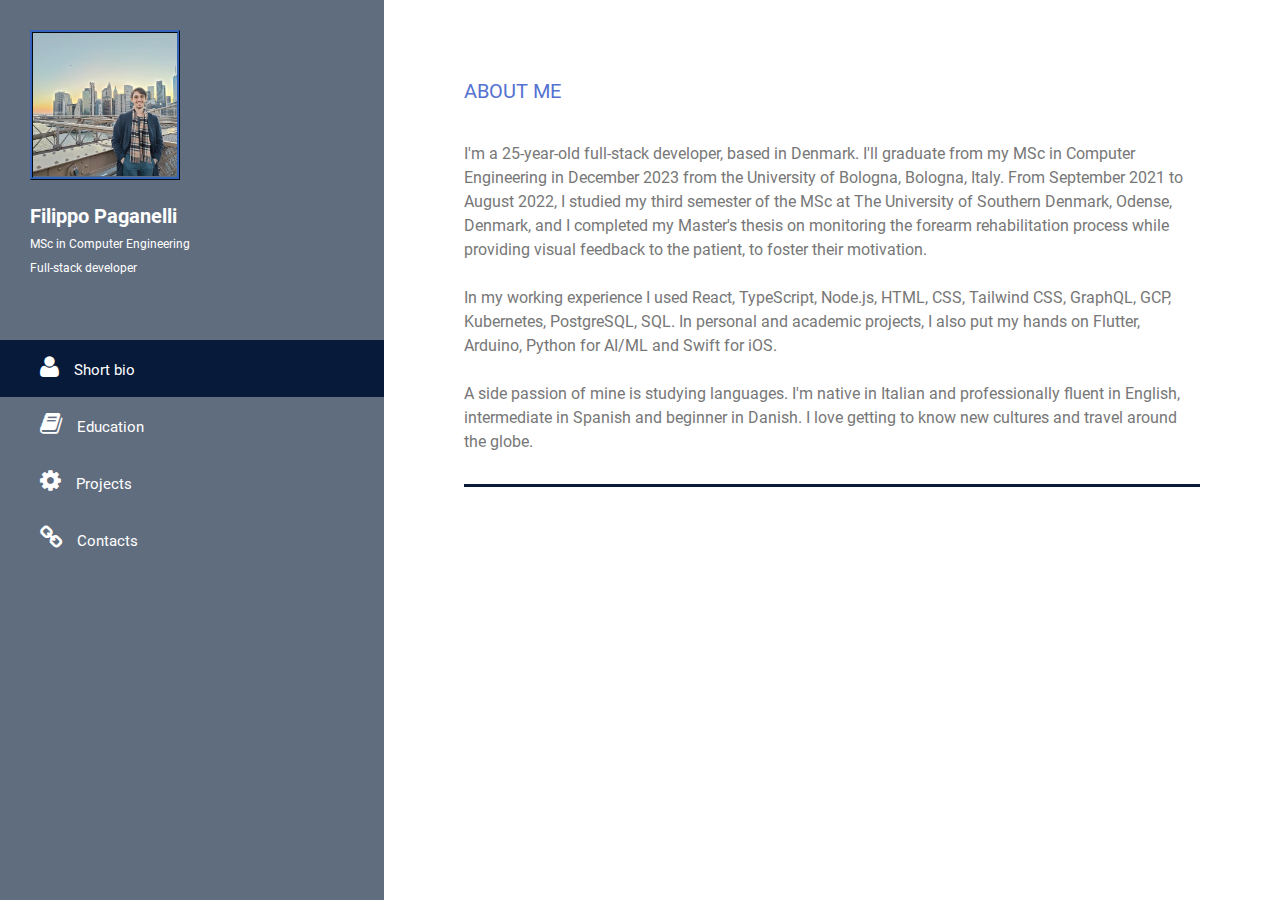
<file: index.html>
<!DOCTYPE html>
<!-- 
    Volton template I used as a base for this website:
    http://www.templatemo.com/tm-441-volton

    CSS template I used as a base for my timeline in education.html
    https://codepen.io/mo7amedk7alid29
-->
<html class="no-js">
  <head>
    <meta charset="utf-8" />
    <meta http-equiv="X-UA-Compatible" content="IE=edge" />
    <title>Filippo Paganelli</title>
    <meta name="description" content="Filippo Paganelli's website" />
    <meta name="viewport" content="width=device-width, initial-scale=1" />

    <link rel="stylesheet" href="css/font-awesome.css" />
    <link rel="stylesheet" href="css/bootstrap.min.css" />
    <link rel="stylesheet" href="css/templatemo-style.css" />

    <link
      rel="apple-touch-icon"
      sizes="180x180"
      href="icons/apple-touch-icon.png"
    />
    <link
      rel="icon"
      type="image/png"
      sizes="32x32"
      href="icons/favicon-32x32.png"
    />
    <link
      rel="icon"
      type="image/png"
      sizes="16x16"
      href="icons/favicon-16x16.png"
    />
    <link rel="manifest" href="icons/site.webmanifest" />
  </head>

  <body>
    <div class="responsive-header visible-xs visible-sm">
      <div class="container">
        <div class="row" style="margin: 0px">
          <div class="col-md-12">
            <div class="top-section">
              <div class="profile-image">
                <img src="img/profile.jpg" alt="profile_pic" />
              </div>
              <div class="profile-content">
                <h3 class="profile-title">Filippo Paganelli</h3>
                <p style="font-size: 9pt">
                  MSc in Computer Engineering<br />Full-stack developer
                </p>
              </div>
            </div>
          </div>
        </div>
        <div class="main-navigation responsive-menu">
          <ul class="navigation">
            <li>
              <a href="index.html" class="active"
                ><i class="fa fa-user"></i>Short bio</a
              >
            </li>
            <li>
              <a href="education.html"><i class="fa fa-book"></i>Education</a>
            </li>
            <li>
              <a href="projects.html"><i class="fa fa-gear"></i>Projects</a>
            </li>
            <li>
              <a href="contacts.html"><i class="fa fa-link"></i>Contacts</a>
            </li>
          </ul>
        </div>
      </div>
    </div>

    <!-- SIDEBAR -->
    <div class="sidebar-menu hidden-xs hidden-sm">
      <div class="top-section">
        <div class="profile-image">
          <img src="img/profile.jpg" alt="profile_pic" />
        </div>
        <h3 class="profile-title">Filippo Paganelli</h3>
        <p style="font-size: 9pt">
          MSc in Computer Engineering<br />Full-stack developer
        </p>
      </div>
      <!-- top-section -->
      <div class="main-navigation">
        <ul class="navigation">
          <li>
            <a href="index.html" class="active"
              ><i class="fa fa-user"></i>Short bio</a
            >
          </li>
          <li>
            <a href="education.html"><i class="fa fa-book"></i>Education</a>
          </li>
          <li>
            <a href="projects.html"><i class="fa fa-gear"></i>Projects</a>
          </li>
          <li>
            <a href="contacts.html"><i class="fa fa-link"></i>Contacts</a>
          </li>
        </ul>
      </div>
      <!-- .main-navigation -->
    </div>
    <!-- .sidebar-menu -->

    <!-- MAIN CONTENT -->
    <div class="main-content">
      <div class="fluid-container">
        <div class="content-wrapper">
          <!-- ABOUT ME-->
          <div class="page-section" id="about">
            <div class="row">
              <div class="col-md-12">
                <h4 class="widget-title">About Me</h4>
                <p style="font-size: medium">
                  I'm a 25-year-old full-stack developer, based in Denmark. I'll
                  graduate from my MSc in Computer Engineering in December 2023
                  from the University of Bologna, Bologna, Italy. From September
                  2021 to August 2022, I studied my third semester of the MSc at
                  The University of Southern Denmark, Odense, Denmark, and I
                  completed my Master's thesis on monitoring the forearm
                  rehabilitation process while providing visual feedback to the
                  patient, to foster their motivation.
                  <br />
                  <br />
                  In my working experience I used React, TypeScript, Node.js,
                  HTML, CSS, Tailwind CSS, GraphQL, GCP, Kubernetes, PostgreSQL,
                  SQL. In personal and academic projects, I also put my hands on
                  Flutter, Arduino, Python for AI/ML and Swift for iOS.
                  <br />
                  <br />
                  A side passion of mine is studying languages. I'm native in
                  Italian and professionally fluent in English, intermediate in
                  Spanish and beginner in Danish. I love getting to know new
                  cultures and travel around the globe.
                </p>
                <div class="hidden-xs hidden-sm">
                  <hr style="width: 100%" />
                </div>
                <div class="visible-xs visible-sm">
                  <hr style="width: 75%" />
                </div>
                <br /><br />
              </div>
            </div>
          </div>
        </div>
      </div>
    </div>
  </body>
</html>
</file>
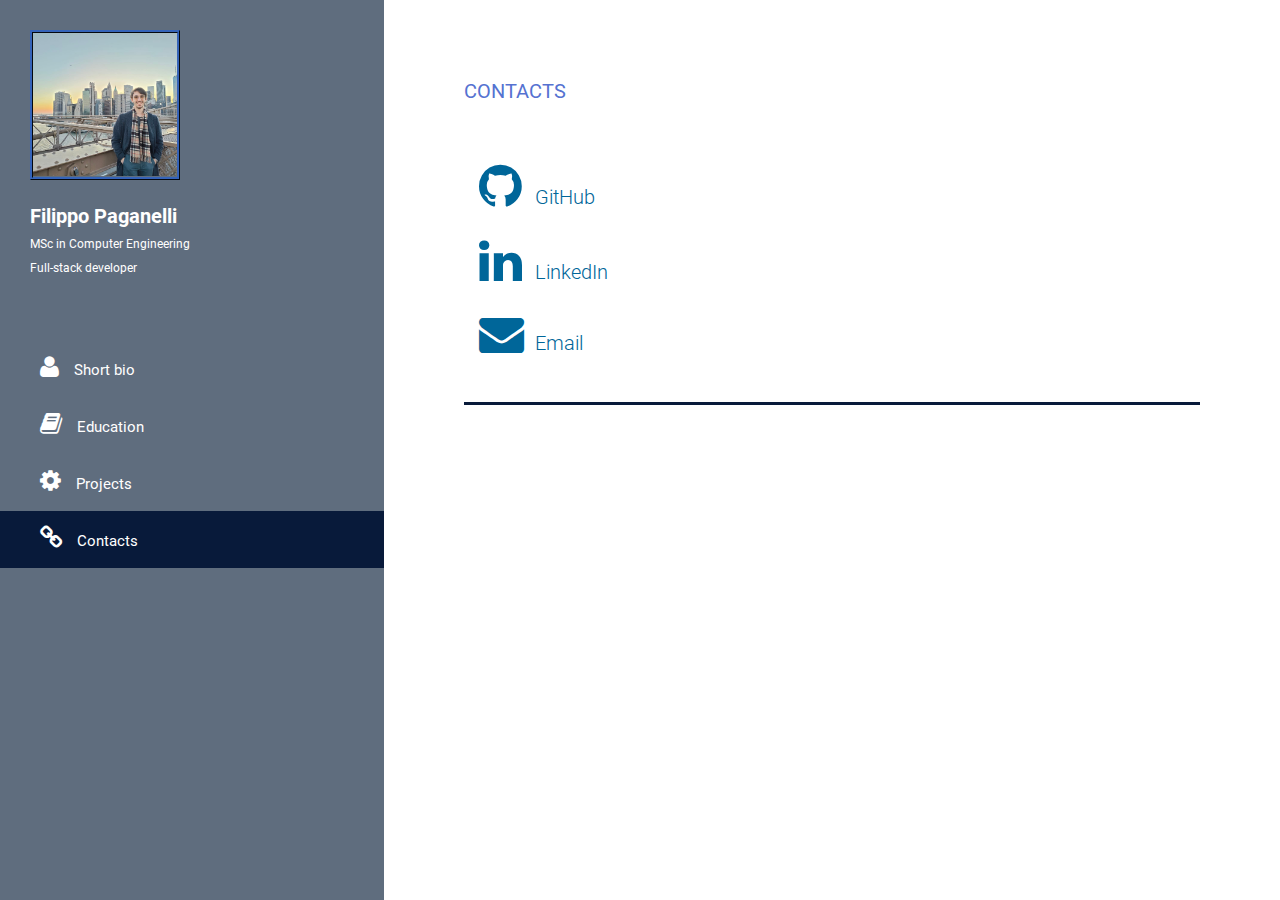
<file: contacts.html>
<!DOCTYPE html>
<!-- 
    Volton template I used as a base for this website:
    http://www.templatemo.com/tm-441-volton

    CSS template I used as a base for my timeline in education.html
    https://codepen.io/mo7amedk7alid29
-->
<html class="no-js">
  <head>
    <meta charset="utf-8" />
    <meta http-equiv="X-UA-Compatible" content="IE=edge" />
    <title>Filippo Paganelli</title>
    <meta name="description" content="Filippo Paganelli's website" />
    <meta name="viewport" content="width=device-width, initial-scale=1" />

    <link rel="stylesheet" href="css/font-awesome.css" />
    <link rel="stylesheet" href="css/bootstrap.min.css" />
    <link rel="stylesheet" href="css/templatemo-style.css" />
    <link rel="stylesheet" href="css/my-style.css" />

    <link
      rel="apple-touch-icon"
      sizes="180x180"
      href="icons/apple-touch-icon.png"
    />
    <link
      rel="icon"
      type="image/png"
      sizes="32x32"
      href="icons/favicon-32x32.png"
    />
    <link
      rel="icon"
      type="image/png"
      sizes="16x16"
      href="icons/favicon-16x16.png"
    />
    <link rel="manifest" href="icons/site.webmanifest" />
  </head>

  <body>
    <div class="responsive-header visible-xs visible-sm">
      <div class="container">
        <div class="row" style="margin: 0px">
          <div class="col-md-12">
            <div class="top-section">
              <div class="profile-image">
                <img src="img/profile.jpg" alt="profile_pic" />
              </div>
              <div class="profile-content">
                <h3 class="profile-title">Filippo Paganelli</h3>
                <p style="font-size: 9pt">
                  MSc in Computer Engineering<br />Full-stack developer
                </p>
              </div>
            </div>
          </div>
        </div>
        <div class="main-navigation responsive-menu">
          <ul class="navigation">
            <li>
              <a href="index.html"><i class="fa fa-user"></i>Short bio</a>
            </li>
            <li>
              <a href="education.html"><i class="fa fa-book"></i>Education</a>
            </li>
            <li>
              <a href="projects.html"><i class="fa fa-gear"></i>Projects</a>
            </li>
            <li>
              <a href="contacts.html" class="active"
                ><i class="fa fa-link"></i>Contacts</a
              >
            </li>
          </ul>
        </div>
      </div>
    </div>

    <!-- SIDEBAR -->
    <div class="sidebar-menu hidden-xs hidden-sm">
      <div class="top-section">
        <div class="profile-image">
          <img src="img/profile.jpg" alt="profile_pic" />
        </div>
        <h3 class="profile-title">Filippo Paganelli</h3>
        <p style="font-size: 9pt">
          MSc in Computer Engineering<br />Full-stack developer
        </p>
      </div>
      <!-- top-section -->
      <div class="main-navigation">
        <ul class="navigation">
          <li>
            <a href="index.html"><i class="fa fa-user"></i>Short bio</a>
          </li>
          <li>
            <a href="education.html"><i class="fa fa-book"></i>Education</a>
          </li>
          <li>
            <a href="projects.html"><i class="fa fa-gear"></i>Projects</a>
          </li>
          <li>
            <a href="contacts.html" class="active"
              ><i class="fa fa-link"></i>Contacts</a
            >
          </li>
        </ul>
      </div>
      <!-- .main-navigation -->
    </div>
    <!-- .sidebar-menu -->

    <!-- MAIN CONTENT -->
    <div class="main-content">
      <div class="fluid-container">
        <div class="content-wrapper">
          <!-- CONTACTS-->
          <div class="page-section" id="contacts">
            <div class="row">
              <div class="col-md-12">
                <h4 class="widget-title">Contacts</h4>

                <ul style="display: block; padding: 5px; padding-top: 10px">
                  <li style="padding: 10px">
                    <a
                      class="fa fa-github"
                      href="https://github.com/FilippoPaganelli"
                      style="font-size: 50px"
                    >
                      <span
                        style="
                          font-size: 20px;
                          font-family: robotolight;
                          font-weight: normal;
                        "
                        >GitHub</span
                      >
                    </a>
                  </li>
                  <li style="padding: 10px; padding-top: 15px">
                    <a
                      class="fa fa-linkedin"
                      href="https://www.linkedin.com/in/filippo-paganelli/"
                      style="font-size: 50px"
                    >
                      <span
                        style="
                          font-size: 20px;
                          font-family: robotolight;
                          font-weight: normal;
                        "
                        >LinkedIn</span
                      >
                    </a>
                  </li>
                  <li style="padding: 10px; padding-top: 15px">
                    <a
                      class="fa fa-envelope"
                      href="mailto:paganellifilippo@gmail.com"
                      style="font-size: 45px"
                    >
                      <span
                        style="
                          font-size: 20px;
                          font-family: robotolight;
                          font-weight: normal;
                        "
                        >Email</span
                      >
                    </a>
                  </li>
                </ul>

                <div class="hidden-xs hidden-sm">
                  <hr style="width: 100%" />
                </div>
                <div class="visible-xs visible-sm">
                  <hr style="width: 75%" />
                </div>
                <br /><br />
              </div>
            </div>
          </div>
        </div>
      </div>
    </div>
  </body>
</html>
</file>
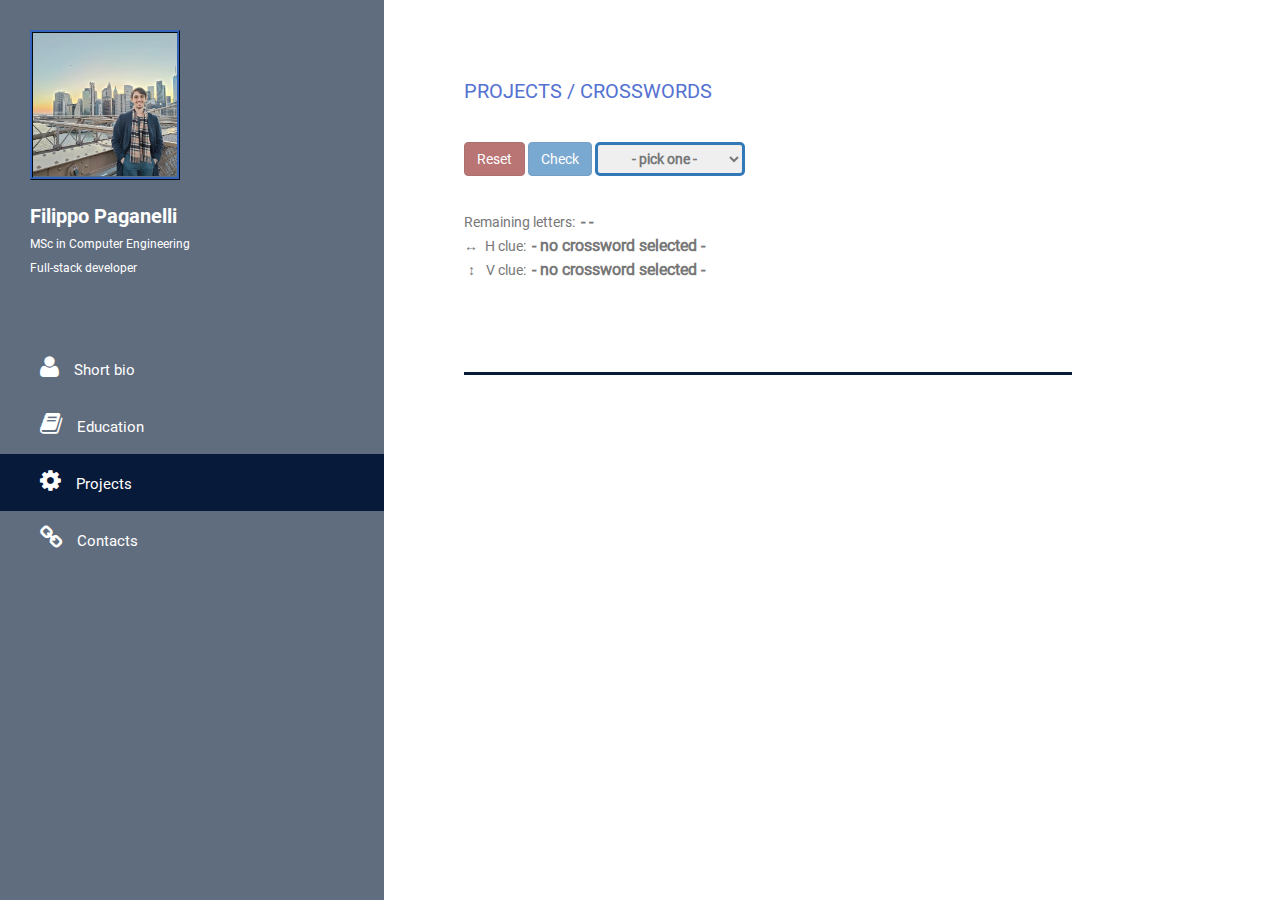
<file: crosswords.html>
<!DOCTYPE html>
<!-- 
    Volton template I used as a base for this website:
    http://www.templatemo.com/tm-441-volton

    CSS template I used as a base for my timeline in education.html
    https://codepen.io/mo7amedk7alid29
-->
<html class="no-js">
  <head>
    <meta charset="utf-8" />
    <meta http-equiv="X-UA-Compatible" content="IE=edge" />
    <title>Filippo Paganelli</title>
    <meta name="description" content="Filippo Paganelli's website" />
    <meta name="viewport" content="width=device-width, initial-scale=1" />

    <link rel="stylesheet" href="css/font-awesome.css" />
    <link rel="stylesheet" href="css/bootstrap.min.css" />
    <link rel="stylesheet" href="css/templatemo-style.css" />
    <link rel="stylesheet" href="css/cw-board.css" />
    <!-- Alertify, which made those nice notification banners and alert possible: -->
    <link rel="stylesheet" href="css/alertify.min.css" />
    <link rel="stylesheet" href="css/default.min.css" />

    <link
      rel="apple-touch-icon"
      sizes="180x180"
      href="icons/apple-touch-icon.png"
    />
    <link
      rel="icon"
      type="image/png"
      sizes="32x32"
      href="icons/favicon-32x32.png"
    />
    <link
      rel="icon"
      type="image/png"
      sizes="16x16"
      href="icons/favicon-16x16.png"
    />
    <link rel="manifest" href="icons/site.webmanifest" />

    <script src="js/alertify.min.js"></script>
    <script
      src="https://code.jquery.com/jquery-3.6.0.min.js"
      integrity="sha256-/xUj+3OJU5yExlq6GSYGSHk7tPXikynS7ogEvDej/m4="
      crossorigin="anonymous"
    ></script>
    <script src="js/cw-board.js"></script>
    <script src="js/sol.js"></script>
  </head>

  <body>
    <div class="responsive-header visible-xs visible-sm">
      <div class="container">
        <div class="row" style="margin: 0px">
          <div class="col-md-12">
            <div class="top-section">
              <div class="profile-image">
                <img src="img/profile.jpg " alt="profile_pic " />
              </div>
              <div class="profile-content">
                <h3 class="profile-title">Filippo Paganelli</h3>
                <p style="font-size: 9pt">
                  MSc in Computer Engineering<br />Full-stack developer
                </p>
              </div>
            </div>
          </div>
        </div>
        <div class="main-navigation responsive-menu">
          <ul class="navigation">
            <li>
              <a href="index.html "><i class="fa fa-user"></i>Short bio</a>
            </li>
            <li>
              <a href="education.html "><i class="fa fa-book"></i>Education</a>
            </li>
            <li>
              <a href="projects.html " class="active"
                ><i class="fa fa-gear"></i>Projects</a
              >
            </li>
            <li>
              <a href="contacts.html "><i class="fa fa-link"></i>Contacts</a>
            </li>
          </ul>
        </div>
      </div>
    </div>

    <!-- SIDEBAR -->
    <div class="sidebar-menu hidden-xs hidden-sm">
      <div class="top-section">
        <div class="profile-image">
          <img src="img/profile.jpg " alt="profile_pic " />
        </div>
        <h3 class="profile-title">Filippo Paganelli</h3>
        <p style="font-size: 9pt">
          MSc in Computer Engineering<br />Full-stack developer
        </p>
      </div>
      <!-- top-section -->
      <div class="main-navigation">
        <ul class="navigation">
          <li>
            <a href="index.html "><i class="fa fa-user"></i>Short bio</a>
          </li>
          <li>
            <a href="education.html "><i class="fa fa-book"></i>Education</a>
          </li>
          <li>
            <a href="projects.html " class="active"
              ><i class="fa fa-gear"></i>Projects</a
            >
          </li>
          <li>
            <a href="contacts.html "><i class="fa fa-link"></i>Contacts</a>
          </li>
        </ul>
      </div>
      <!-- .main-navigation -->
    </div>
    <!-- .sidebar-menu -->

    <!-- MAIN CONTENT -->
    <div class="main-content">
      <div class="fluid-container">
        <div class="content-wrapper">
          <!-- PROJECTS-->
          <div class="page-section" id="crosswords ">
            <div class="row">
              <div class="col-md-10" style="vertical-align: middle">
                <h4 class="widget-title">Projects / Crosswords</h4>
                <button
                  id="reset_btn"
                  class="btn btn-reset"
                  onclick="resetBoard() "
                >
                  Reset
                </button>
                <button
                  id="check_btn"
                  class="btn btn-primary"
                  onclick="checkLetters() "
                >
                  Check
                </button>

                <select
                  name="board_selection"
                  id="board_selection"
                  style="padding: 5px"
                  onchange="prepareSelection(this.value)"
                >
                  <option value="no_selection">- pick one -</option>
                  <option value="cw_1">1-ITA (first one)</option>
                  <!--<option value="cw_2">2 - cinema</option>-->
                </select>

                <!--<span style="border: ridge 4px;border-color: red;border-radius: 8px;padding: 4px; ">Work in progress!</span>-->
                <hr style="visibility: hidden" />

                <span
                  >Remaining letters: &MediumSpace;<span
                    id="remaing_letters"
                    style="font-weight: bold; font-size: medium"
                  ></span></span
                ><br />
                <span
                  >&harr;&ThickSpace; H clue: &MediumSpace;<span
                    id="clue_span_h"
                    style="font-weight: bold; font-size: medium"
                  ></span></span
                ><br />
                <span
                  >&ThickSpace;&varr;&ThickSpace;&ThickSpace; V clue:
                  &MediumSpace;<span
                    id="clue_span_v"
                    style="font-weight: bold; font-size: medium"
                  ></span></span
                ><br />

                <table id="cw_1" class="table-browser-1">
                  <hr style="visibility: hidden; height: 0" />
                </table>

                <table id="cw_2" class="table-browser-2">
                  <hr style="visibility: hidden; height: 0" />
                </table>

                <div class="hidden-xs hidden-sm">
                  <hr style="width: 100%" />
                </div>
                <div class="visible-xs visible-sm">
                  <hr style="width: 75%" />
                </div>
                <br /><br />
              </div>
            </div>
          </div>
        </div>
      </div>
    </div>
  </body>
</html>
</file>
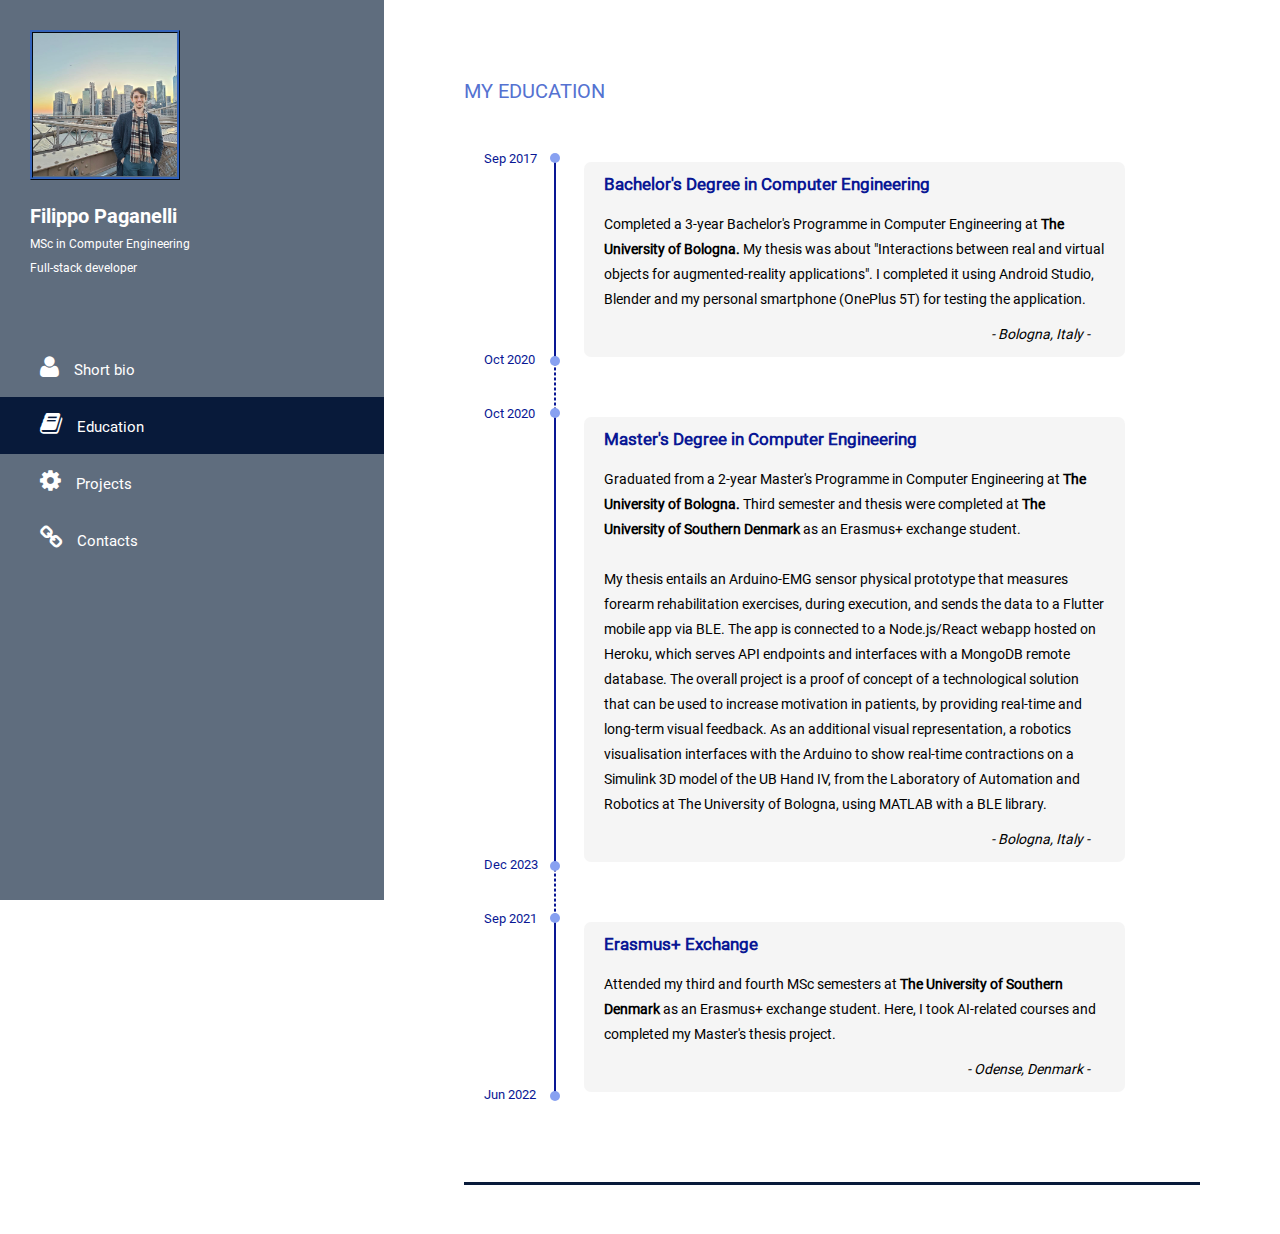
<file: education.html>
<!DOCTYPE html>
<!-- 
    Volton template I used as a base for this website:
    http://www.templatemo.com/tm-441-volton

    CSS template I used as a base for my timeline in education.html
    https://codepen.io/mo7amedk7alid29
-->
<html class="no-js">
  <head>
    <meta charset="utf-8" />
    <meta http-equiv="X-UA-Compatible" content="IE=edge" />
    <title>Filippo Paganelli</title>
    <meta name="description" content="Filippo Paganelli's website" />
    <meta name="viewport" content="width=device-width, initial-scale=1" />

    <link rel="stylesheet" href="css/font-awesome.css" />
    <link rel="stylesheet" href="css/bootstrap.min.css" />
    <link rel="stylesheet" href="css/templatemo-style.css" />
    <link rel="stylesheet" href="css/my-style.css" />

    <link
      rel="apple-touch-icon"
      sizes="180x180"
      href="icons/apple-touch-icon.png"
    />
    <link
      rel="icon"
      type="image/png"
      sizes="32x32"
      href="icons/favicon-32x32.png"
    />
    <link
      rel="icon"
      type="image/png"
      sizes="16x16"
      href="icons/favicon-16x16.png"
    />
    <link rel="manifest" href="icons/site.webmanifest" />
  </head>

  <body>
    <div class="responsive-header visible-xs visible-sm">
      <div class="container">
        <div class="row" style="margin: 0px">
          <div class="col-md-12">
            <div class="top-section">
              <div class="profile-image">
                <img src="img/profile.jpg" alt="profile_pic" />
              </div>
              <div class="profile-content">
                <h3 class="profile-title">Filippo Paganelli</h3>
                <p style="font-size: 9pt">
                  MSc in Computer Engineering<br />Full-stack developer
                </p>
              </div>
            </div>
          </div>
        </div>
        <div class="main-navigation responsive-menu">
          <ul class="navigation">
            <li>
              <a href="index.html"><i class="fa fa-user"></i>Short bio</a>
            </li>
            <li>
              <a href="education.html" class="active"
                ><i class="fa fa-book"></i>Education</a
              >
            </li>
            <li>
              <a href="projects.html"><i class="fa fa-gear"></i>Projects</a>
            </li>
            <li>
              <a href="contacts.html"><i class="fa fa-link"></i>Contacts</a>
            </li>
          </ul>
        </div>
      </div>
    </div>

    <!-- SIDEBAR -->
    <div class="sidebar-menu hidden-xs hidden-sm">
      <div class="top-section">
        <div class="profile-image">
          <img src="img/profile.jpg" alt="profile_pic" />
        </div>
        <h3 class="profile-title">Filippo Paganelli</h3>
        <p style="font-size: 9pt">
          MSc in Computer Engineering<br />Full-stack developer
        </p>
      </div>
      <!-- top-section -->
      <div class="main-navigation">
        <ul class="navigation">
          <li>
            <a href="index.html"><i class="fa fa-user"></i>Short bio</a>
          </li>
          <li>
            <a href="education.html" class="active"
              ><i class="fa fa-book"></i>Education</a
            >
          </li>
          <li>
            <a href="projects.html"><i class="fa fa-gear"></i>Projects</a>
          </li>
          <li>
            <a href="contacts.html"><i class="fa fa-link"></i>Contacts</a>
          </li>
        </ul>
      </div>
      <!-- .main-navigation -->
    </div>
    <!-- .sidebar-menu -->

    <!-- MAIN CONTENT -->
    <div class="main-content">
      <div class="fluid-container">
        <div class="content-wrapper">
          <!-- EDUCATION-->
          <div class="page-section" id="education">
            <div class="row">
              <div class="col-md-12">
                <h4 class="widget-title">My Education</h4>

                <!-- DIV FOR LISTING-->

                <div class="box">
                  <ul>
                    <!-- <li>
                      <span></span>
                      <div class="title">High School Graduation</div>
                      <div class="info">
                        Graduated at
                        <b
                          >Liceo scientifico delle scienze applicate - F.
                          Alberghetti.</b
                        >
                      </div>
                      <div class="name">- Imola, Italy -</div>
                      <div class="time">
                        <span>Sep 2012</span>
                        <span>Jul 2017</span>
                      </div>
                    </li> -->
                    <li>
                      <span></span>
                      <div class="title">
                        Bachelor's Degree in Computer Engineering
                      </div>
                      <div class="info">
                        Completed a 3-year Bachelor's Programme in Computer
                        Engineering at <b>The University of Bologna.</b> My
                        thesis was about "Interactions between real and virtual
                        objects for augmented-reality applications". I completed
                        it using Android Studio, Blender and my personal
                        smartphone (OnePlus 5T) for testing the application.
                      </div>
                      <div class="name">- Bologna, Italy -</div>
                      <div class="time">
                        <span>Sep 2017</span>
                        <span>Oct 2020</span>
                      </div>
                    </li>
                    <li>
                      <span></span>
                      <div class="title">
                        Master's Degree in Computer Engineering
                      </div>
                      <div class="info">
                        Graduated from a 2-year Master's Programme in Computer
                        Engineering at <b>The University of Bologna.</b> Third
                        semester and thesis were completed at
                        <b>The University of Southern Denmark</b> as an Erasmus+
                        exchange student.
                        <br />
                        <br />
                        My thesis entails an Arduino-EMG sensor physical
                        prototype that measures forearm rehabilitation
                        exercises, during execution, and sends the data to a
                        Flutter mobile app via BLE. The app is connected to a
                        Node.js/React webapp hosted on Heroku, which serves API
                        endpoints and interfaces with a MongoDB remote database.
                        The overall project is a proof of concept of a
                        technological solution that can be used to increase
                        motivation in patients, by providing real-time and
                        long-term visual feedback. As an additional visual
                        representation, a robotics visualisation interfaces with
                        the Arduino to show real-time contractions on a Simulink
                        3D model of the UB Hand IV, from the Laboratory of
                        Automation and Robotics at The University of Bologna,
                        using MATLAB with a BLE library.
                      </div>
                      <div class="name">- Bologna, Italy -</div>
                      <div class="time">
                        <span>Oct 2020</span>
                        <span>Dec 2023</span>
                      </div>
                    </li>
                    <li>
                      <span></span>
                      <div class="title">Erasmus+ Exchange</div>
                      <div class="info">
                        Attended my third and fourth MSc semesters at
                        <b>The University of Southern Denmark</b> as an Erasmus+
                        exchange student. Here, I took AI-related courses and
                        completed my Master's thesis project.
                      </div>
                      <div class="name">- Odense, Denmark -</div>
                      <div class="time">
                        <span>Sep 2021</span>
                        <span>Jun 2022</span>
                      </div>
                    </li>
                  </ul>
                </div>

                <!-- div for listing-->
                <div class="hidden-xs hidden-sm">
                  <hr style="width: 100%" />
                </div>
                <div class="visible-xs visible-sm">
                  <hr style="width: 75%" />
                </div>
                <br /><br />
              </div>
            </div>
          </div>
        </div>
      </div>
    </div>
  </body>
</html>
</file>
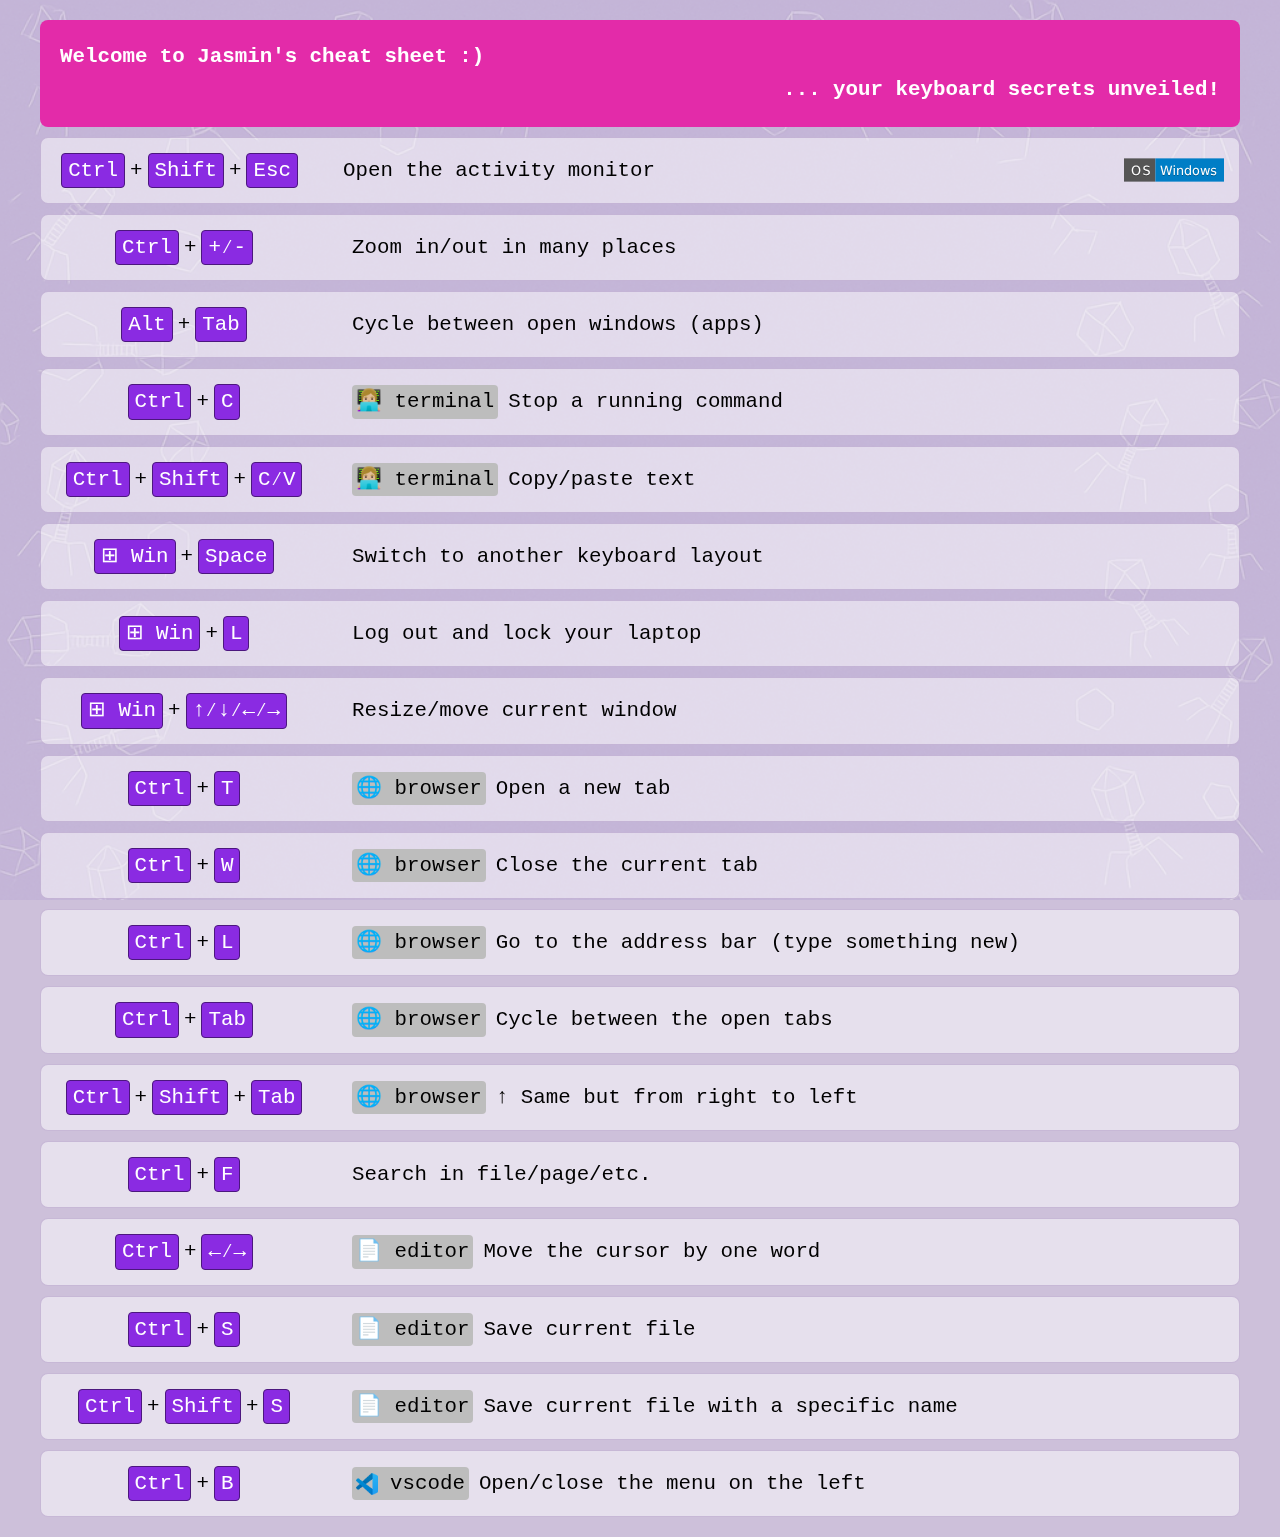
<file: jasmin-cheat-sheet.html>
<!DOCTYPE html>
<html lang="en">
  <head>
    <meta charset="UTF-8" />
    <meta name="viewport" content="width=device-width, initial-scale=1.0" />
    <title>Jasmin Cheat Sheet</title>
  </head>

  <body>
    <div class="list">
      <div class="welcome">
        <span>Welcome to Jasmin's cheat sheet :)</span>
        <span style="text-align: end">... your keyboard secrets unveiled!</span>
      </div>

      <div class="combo" onclick="copyToClipboard(event)">
        <div class="keys">
          <span class="key">Ctrl</span>
          +
          <span class="key">Shift</span>
          +
          <span class="key">Esc</span>
        </div>
        <div class="description">Open the activity monitor</div>
        <svg width="100" height="30">
          <use href="#windows-badge" />
        </svg>
      </div>

      <div class="combo" onclick="copyToClipboard(event)">
        <div class="keys">
          <span class="key">Ctrl</span>
          +
          <span class="key">+⁄-</span>
        </div>
        <div class="description">Zoom in/out in many places</div>
      </div>

      <div class="combo" onclick="copyToClipboard(event)">
        <div class="keys">
          <span class="key">Alt</span>
          +
          <span class="key">Tab</span>
        </div>
        <div class="description">Cycle between open windows (apps)</div>
      </div>

      <div class="combo" onclick="copyToClipboard(event)">
        <div class="keys">
          <span class="key">Ctrl</span>
          +
          <span class="key">C</span>
        </div>
        <div class="description">
          <span class="combo-tag">👩🏼‍💻 terminal</span> Stop a running command
        </div>
      </div>

      <div class="combo" onclick="copyToClipboard(event)">
        <div class="keys">
          <span class="key">Ctrl</span>
          +
          <span class="key">Shift</span>
          +
          <span class="key">C⁄V</span>
        </div>
        <div class="description">
          <span class="combo-tag">👩🏼‍💻 terminal</span> Copy/paste text
        </div>
      </div>

      <div class="combo" onclick="copyToClipboard(event)">
        <div class="keys">
          <span class="key">⊞ Win</span>
          +
          <span class="key">Space</span>
        </div>
        <div class="description">Switch to another keyboard layout</div>
      </div>

      <div class="combo" onclick="copyToClipboard(event)">
        <div class="keys">
          <span class="key">⊞ Win</span>
          +
          <span class="key">L</span>
        </div>
        <div class="description">Log out and lock your laptop</div>
      </div>

      <div class="combo" onclick="copyToClipboard(event)">
        <div class="keys">
          <span class="key">⊞ Win</span>
          +
          <span class="key">↑⁄↓⁄←⁄→</span>
        </div>
        <div class="description">Resize/move current window</div>
      </div>

      <div class="combo" onclick="copyToClipboard(event)">
        <div class="keys">
          <span class="key">Ctrl</span>
          +
          <span class="key">T</span>
        </div>
        <div class="description">
          <span class="combo-tag">🌐 browser</span> Open a new tab
        </div>
      </div>

      <div class="combo" onclick="copyToClipboard(event)">
        <div class="keys">
          <span class="key">Ctrl</span>
          +
          <span class="key">W</span>
        </div>
        <div class="description">
          <span class="combo-tag">🌐 browser</span> Close the current tab
        </div>
      </div>

      <div class="combo" onclick="copyToClipboard(event)">
        <div class="keys">
          <span class="key">Ctrl</span>
          +
          <span class="key">L</span>
        </div>
        <div class="description">
          <span class="combo-tag">🌐 browser</span> Go to the address bar (type
          something new)
        </div>
      </div>

      <div class="combo" onclick="copyToClipboard(event)">
        <div class="keys">
          <span class="key">Ctrl</span>
          +
          <span class="key">Tab</span>
        </div>
        <div class="description">
          <span class="combo-tag">🌐 browser</span> Cycle between the open tabs
        </div>
      </div>

      <div class="combo" onclick="copyToClipboard(event)">
        <div class="keys">
          <span class="key">Ctrl</span>
          +
          <span class="key">Shift</span>
          +
          <span class="key">Tab</span>
        </div>
        <div class="description">
          <span class="combo-tag">🌐 browser</span> ↑ Same but from right to
          left
        </div>
      </div>

      <div class="combo" onclick="copyToClipboard(event)">
        <div class="keys">
          <span class="key">Ctrl</span>
          +
          <span class="key">F</span>
        </div>
        <div class="description">Search in file/page/etc.</div>
      </div>

      <div class="combo" onclick="copyToClipboard(event)">
        <div class="keys">
          <span class="key">Ctrl</span>
          +
          <span class="key">←⁄→</span>
        </div>
        <div class="description">
          <span class="combo-tag">📄 editor</span> Move the cursor by one word
        </div>
      </div>

      <div class="combo" onclick="copyToClipboard(event)">
        <div class="keys">
          <span class="key">Ctrl</span>
          +
          <span class="key">S</span>
        </div>
        <div class="description">
          <span class="combo-tag">📄 editor</span> Save current file
        </div>
      </div>

      <div class="combo" onclick="copyToClipboard(event)">
        <div class="keys">
          <span class="key">Ctrl</span>
          +
          <span class="key">Shift</span>
          +
          <span class="key">S</span>
        </div>
        <div class="description">
          <span class="combo-tag">📄 editor</span> Save current file with a
          specific name
        </div>
      </div>

      <div class="combo" onclick="copyToClipboard(event)">
        <div class="keys">
          <span class="key">Ctrl</span>
          +
          <span class="key">B</span>
        </div>
        <div class="description">
          <span class="combo-tag"><img src="assets/vscode.png" />vscode</span>
          Open/close the menu on the left
        </div>
      </div>
    </div>

    <!-- svg for the Windows OS badge -->
    <svg style="display: none">
      <symbol id="windows-badge" viewBox="0 0 86 20">
        <title>OS: Windows</title>
        <linearGradient id="windows-s" x2="0" y2="100%">
          <stop offset="0" stop-color="#bbb" stop-opacity=".1" />
          <stop offset="1" stop-opacity=".1" />
        </linearGradient>
        <clipPath id="windows-r">
          <rect width="86" height="20" rx="3" fill="#fff" />
        </clipPath>
        <g clip-path="url(#windows-r)">
          <rect width="27" height="20" fill="#555" />
          <rect x="27" width="59" height="20" fill="#007ec6" />
          <rect width="86" height="20" fill="url(#windows-s)" />
        </g>
        <g
          fill="#fff"
          text-anchor="middle"
          font-family="Verdana,Geneva,DejaVu Sans,sans-serif"
          text-rendering="geometricPrecision"
          font-size="110"
        >
          <text
            aria-hidden="true"
            x="145"
            y="150"
            fill="#010101"
            fill-opacity=".3"
            transform="scale(.1)"
            textLength="170"
          >
            OS
          </text>
          <text
            x="145"
            y="140"
            transform="scale(.1)"
            fill="#fff"
            textLength="170"
          >
            OS
          </text>
          <text
            aria-hidden="true"
            x="555"
            y="150"
            fill="#010101"
            fill-opacity=".3"
            transform="scale(.1)"
            textLength="490"
          >
            Windows
          </text>
          <text
            x="555"
            y="140"
            transform="scale(.1)"
            fill="#fff"
            textLength="490"
          >
            Windows
          </text>
        </g>
      </symbol>
    </svg>
  </body>

  <!-- script to allow to copy to clipboard when clicking on a combo -->
  <script>
    function copyToClipboard(event) {
      const keys = Array.from(event.currentTarget.querySelectorAll(".key"))
        .map((key) => key.innerText)
        .join(" + ");
      const description = event.currentTarget
        .querySelector(".description")
        .innerText.replace("\n", " | ");

      const text = `${keys} => ${description}`;

      if (navigator.clipboard) {
        navigator.clipboard.writeText(text).catch((err) => console.error(err));
        alert(`"${text}"\n\nCopied to clipboard!`);
      }
    }
  </script>

  <style>
    body {
      font-family: Arial, sans-serif;
      line-height: 1.6;
      margin: 20px;
      font-size: 160%;
      font-family: monospace;
      background-color: rgb(205, 192, 218);
      position: relative;
      min-height: 100vh;
      margin: 20px;
      overflow-x: hidden;
    }

    body::before {
      background-image: url("assets/phages.png");
      content: "";
      position: fixed;
      inset: 0;
      background-repeat: no-repeat;
      background-size: cover;
      background-attachment: fixed;
      opacity: 0.3;
      pointer-events: none;
      z-index: -1;
    }

    .welcome {
      color: white;
      background-color: #e32ba9;
      font-weight: bold;
      border-radius: 8px;
      padding-top: 20px;
      padding-bottom: 20px;
      padding-left: 20px;
      padding-right: 20px;
      display: flex;
      flex-direction: column;
    }
    .list {
      display: flex;
      flex-direction: column;
      gap: 10px;
      max-width: 1200px;
      margin: 0 auto;
    }
    .combo {
      cursor: pointer;
      display: grid;
      gap: 10px;
      align-items: center;
      column-gap: 40px;
      grid-template-columns: 4fr 12fr 1fr;
      padding: 15px;
      border: 1px solid rgba(76, 23, 126, 0.2);
      border-radius: 8px;
      background-color: rgba(255, 255, 255, 0.504);
      transition: background-color 0.4s ease, color 0.4s ease,
        border-color 0.4s ease, color 0.4s ease, color 0.4s ease,
        color 0.4s ease;
    }
    .combo:hover {
      background-color: #e32ba9;
      border-color: #e32ba9;
      color: white;
    }
    .combo:hover .key {
      background-color: white;
      color: blueviolet;
      border-color: white;
      color: black;
    }

    .combo-tag {
      display: flex;
      color: black;
      background-color: #bdbdbd;
      border-radius: 4px;
      padding: 0px 4px 0px 4px;
      align-items: center;
    }
    .combo-tag img {
      height: 22px;
      width: 22px;
      display: inline-block;
      object-fit: contain;
      vertical-align: middle;
      margin: 0;
      padding-right: 12px;
    }

    .keys {
      display: flex;
      gap: 5px;
      align-items: center;
      justify-content: center;
    }
    .key {
      border: 1px solid rgb(76, 23, 126);
      padding: 0px 6px;
      border-radius: 4px;
      background-color: blueviolet;
      color: white;
      font-family: monospace;
      font-size: 100%;
    }
    .description {
      display: flex;
      gap: 10px;
      align-items: center;
    }
  </style>
</html>
</file>
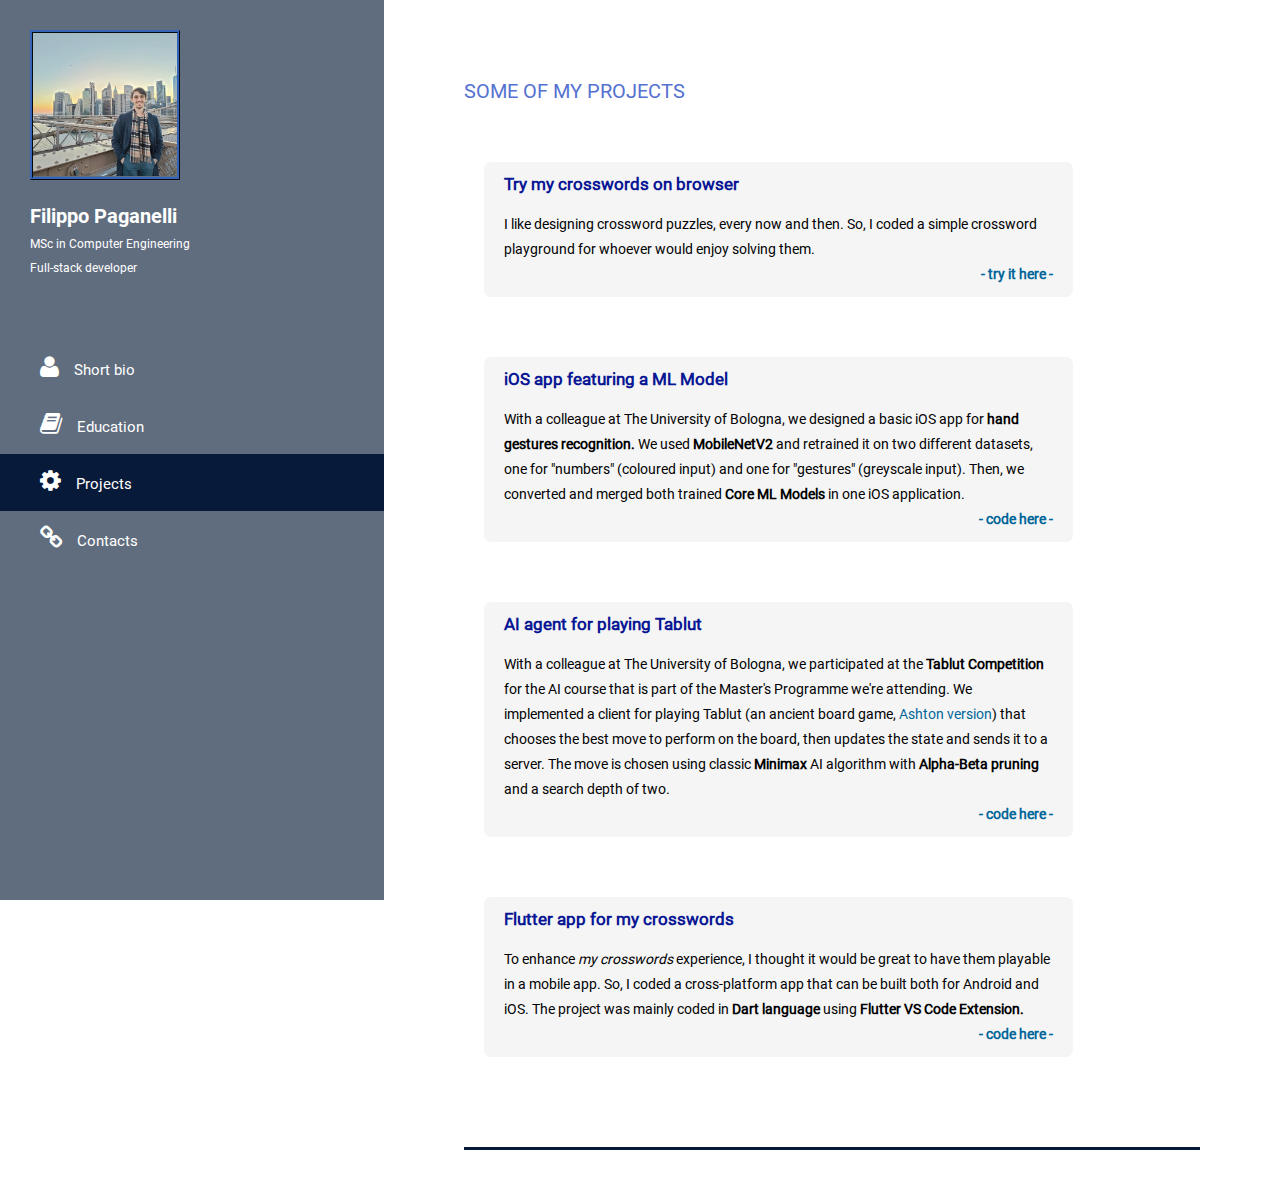
<file: projects.html>
<!DOCTYPE html>
<!-- 
    Volton template I used as a base for this website:
    http://www.templatemo.com/tm-441-volton

    CSS template I used as a base for my timeline in education.html
    https://codepen.io/mo7amedk7alid29
-->
<html class="no-js">
  <head>
    <meta charset="utf-8" />
    <meta http-equiv="X-UA-Compatible" content="IE=edge" />
    <title>Filippo Paganelli</title>
    <meta name="description" content="Filippo Paganelli's website" />
    <meta name="viewport" content="width=device-width, initial-scale=1" />

    <link rel="stylesheet" href="css/font-awesome.css" />
    <link rel="stylesheet" href="css/bootstrap.min.css" />
    <link rel="stylesheet" href="css/templatemo-style.css" />
    <!--<link rel="stylesheet" href="css/my-style.css">-->
    <link rel="stylesheet" href="css/proj.css" />

    <link
      rel="apple-touch-icon"
      sizes="180x180"
      href="icons/apple-touch-icon.png"
    />
    <link
      rel="icon"
      type="image/png"
      sizes="32x32"
      href="icons/favicon-32x32.png"
    />
    <link
      rel="icon"
      type="image/png"
      sizes="16x16"
      href="icons/favicon-16x16.png"
    />
    <link rel="manifest" href="icons/site.webmanifest" />
  </head>

  <body>
    <div class="responsive-header visible-xs visible-sm">
      <div class="container">
        <div class="row" style="margin: 0px">
          <div class="col-md-12">
            <div class="top-section">
              <div class="profile-image">
                <img src="img/profile.jpg" alt="profile_pic" />
              </div>
              <div class="profile-content">
                <h3 class="profile-title">Filippo Paganelli</h3>
                <p style="font-size: 9pt">
                  MSc in Computer Engineering<br />Full-stack developer
                </p>
              </div>
            </div>
          </div>
        </div>
        <div class="main-navigation responsive-menu">
          <ul class="navigation">
            <li>
              <a href="index.html"><i class="fa fa-user"></i>Short bio</a>
            </li>
            <li>
              <a href="education.html"><i class="fa fa-book"></i>Education</a>
            </li>
            <li>
              <a href="projects.html" class="active"
                ><i class="fa fa-gear"></i>Projects</a
              >
            </li>
            <li>
              <a href="contacts.html"><i class="fa fa-link"></i>Contacts</a>
            </li>
          </ul>
        </div>
      </div>
    </div>

    <!-- SIDEBAR -->
    <div class="sidebar-menu hidden-xs hidden-sm">
      <div class="top-section">
        <div class="profile-image">
          <img src="img/profile.jpg" alt="profile_pic" />
        </div>
        <h3 class="profile-title">Filippo Paganelli</h3>
        <p style="font-size: 9pt">
          MSc in Computer Engineering<br />Full-stack developer
        </p>
      </div>
      <!-- top-section -->
      <div class="main-navigation">
        <ul class="navigation">
          <li>
            <a href="index.html"><i class="fa fa-user"></i>Short bio</a>
          </li>
          <li>
            <a href="education.html"><i class="fa fa-book"></i>Education</a>
          </li>
          <li>
            <a href="projects.html" class="active"
              ><i class="fa fa-gear"></i>Projects</a
            >
          </li>
          <li>
            <a href="contacts.html"><i class="fa fa-link"></i>Contacts</a>
          </li>
        </ul>
      </div>
      <!-- .main-navigation -->
    </div>
    <!-- .sidebar-menu -->

    <!-- MAIN CONTENT -->
    <div class="main-content">
      <div class="fluid-container">
        <div class="content-wrapper">
          <!-- PROJECTS-->
          <div class="page-section" id="education">
            <div class="row">
              <div class="col-md-12">
                <h4 class="widget-title">Some of My Projects</h4>

                <!-- DIV FOR LISTING-->

                <div class="box">
                  <ul>
                    <li>
                      <span></span>
                      <div class="title">Try my crosswords on browser</div>
                      <div class="info">
                        I like designing crossword puzzles, every now and then.
                        So, I coded a simple crossword playground for whoever
                        would enjoy solving them.
                      </div>
                      <div class="link">
                        <a href="crosswords.html">- try it here -</a>
                      </div>
                    </li>
                    <li>
                      <span></span>
                      <div class="title">iOS app featuring a ML Model</div>
                      <div class="info">
                        With a colleague at The University of Bologna, we
                        designed a basic iOS app for
                        <b>hand gestures recognition.</b> We used
                        <b>MobileNetV2</b> and retrained it on two different
                        datasets, one for "numbers" (coloured input) and one for
                        "gestures" (greyscale input). Then, we converted and
                        merged both trained <b>Core ML Models</b> in one iOS
                        application.
                      </div>
                      <div class="link">
                        <a
                          href="https://github.com/FilippoPaganelli/SistemiDigitaliM20-21/tree/main/Fabrizio-Paganelli/AVDepthCamera"
                          >- code here -</a
                        >
                      </div>
                    </li>
                    <li>
                      <span></span>
                      <div class="title">AI agent for playing Tablut</div>
                      <div class="info">
                        With a colleague at The University of Bologna, we
                        participated at the <b>Tablut Competition</b> for the AI
                        course that is part of the Master's Programme we're
                        attending. We implemented a client for playing Tablut
                        (an ancient board game,
                        <a href="https://www.heroicage.org/issues/13/ashton.php"
                          >Ashton version</a
                        >) that chooses the best move to perform on the board,
                        then updates the state and sends it to a server. The
                        move is chosen using classic <b>Minimax</b> AI algorithm
                        with <b>Alpha-Beta pruning</b> and a search depth of
                        two.
                      </div>
                      <div class="link">
                        <a
                          href="https://github.com/FilippoPaganelli/Tablut-Challenge"
                          >- code here -</a
                        >
                      </div>
                    </li>
                    <li>
                      <span></span>
                      <div class="title">Flutter app for my crosswords</div>
                      <div class="info">
                        To enhance <i>my crosswords</i> experience, I thought it
                        would be great to have them playable in a mobile app.
                        So, I coded a cross-platform app that can be built both
                        for Android and iOS. The project was mainly coded in
                        <b>Dart language</b> using
                        <b>Flutter VS Code Extension.</b>
                      </div>
                      <!--<div class="link" style="color: red;">- <i class="fa fa-warning"></i> work in progress -</div>-->
                      <div class="link">
                        <a href="https://github.com/FilippoPaganelli/CruciApp"
                          >- code here -</a
                        >
                      </div>
                    </li>
                  </ul>
                </div>

                <div class="hidden-xs hidden-sm">
                  <hr style="width: 100%" />
                </div>
                <div class="visible-xs visible-sm">
                  <hr style="width: 75%" />
                </div>
                <br /><br />
              </div>
            </div>
          </div>
        </div>
      </div>
    </div>
  </body>
</html>
</file>
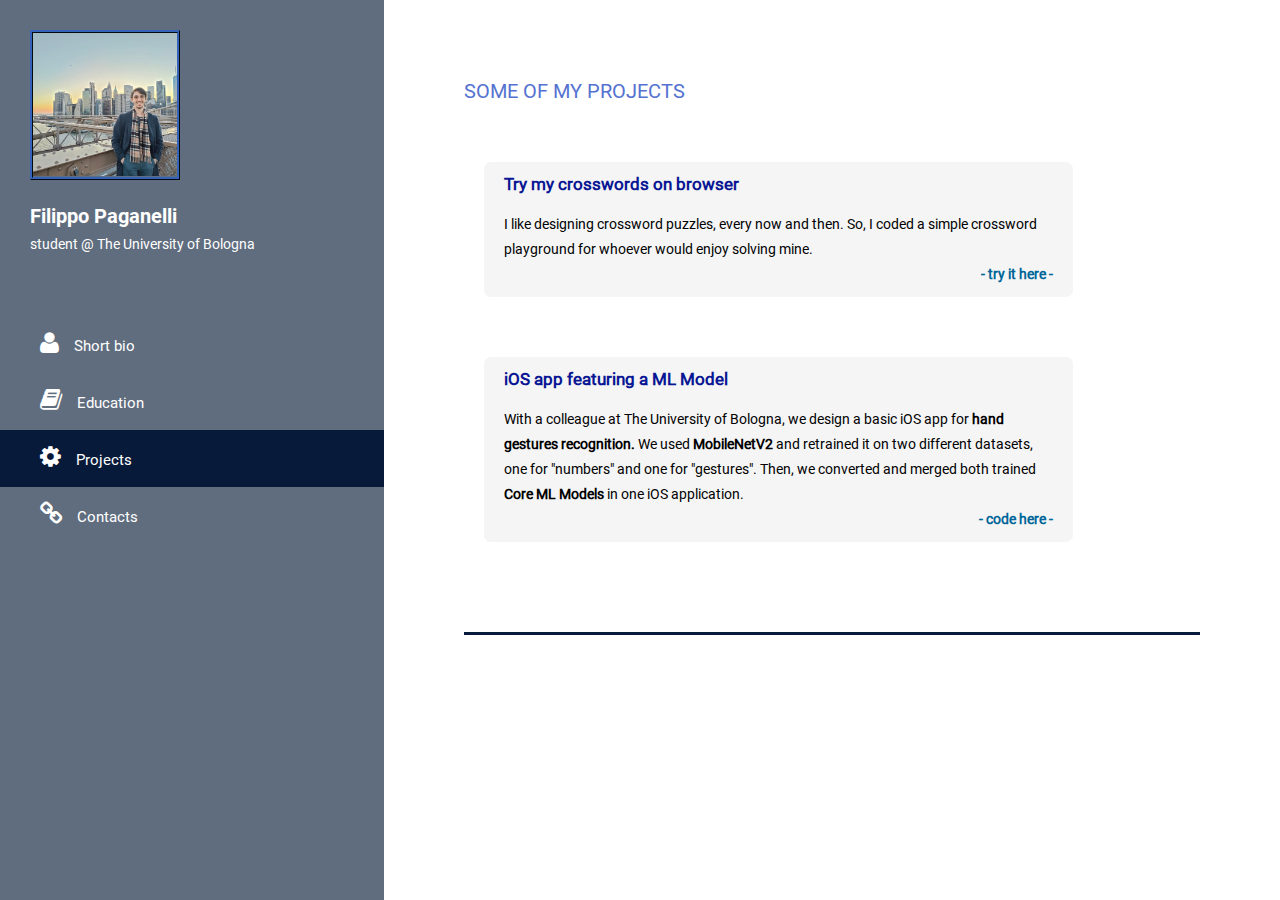
<file: projects_.html>
<!DOCTYPE html>
<!-- 
    Volton template I used as a base for this website:
    http://www.templatemo.com/tm-441-volton

    CSS template I used as a base for my timeline in education.html
    https://codepen.io/mo7amedk7alid29
-->
<html class="no-js">

<head>
    <meta charset="utf-8">
    <meta http-equiv="X-UA-Compatible" content="IE=edge">
    <title>Filippo Paganelli</title>
    <meta name="description" content="Filippo Paganelli's website">
    <meta name="viewport" content="width=device-width, initial-scale=1">

    <link rel="stylesheet" href="css/font-awesome.css">
    <link rel="stylesheet" href="css/bootstrap.min.css">
    <link rel="stylesheet" href="css/templatemo-style.css">
    <!--<link rel="stylesheet" href="css/my-style.css">-->
    <link rel="stylesheet" href="css/proj.css">

    <link rel="apple-touch-icon" sizes="180x180" href="icons/apple-touch-icon.png">
    <link rel="icon" type="image/png" sizes="32x32" href="icons/favicon-32x32.png">
    <link rel="icon" type="image/png" sizes="16x16" href="icons/favicon-16x16.png">
    <link rel="manifest" href="icons/site.webmanifest">
</head>

<body>

    <div class="responsive-header visible-xs visible-sm">
        <div class="container">
            <div class="row">
                <div class="col-md-12">
                    <div class="top-section">
                        <div class="profile-image">
                            <img src="img/profile.jpg" alt="profile_pic">
                        </div>
                        <div class="profile-content">
                            <h3 class="profile-title">Filippo Paganelli</h3>
                            <p class="profile-description">student @ The University of Bologna</p>
                        </div>
                    </div>
                </div>
            </div>
            <div class="main-navigation responsive-menu">
                <ul class="navigation">
                    <li><a href="index.html"><i class="fa fa-user"></i>Short bio</a></li>
                    <li><a href="education.html"><i class="fa fa-book"></i>Education</a></li>
                    <li><a href="projects.html" class="active"><i class="fa fa-gear"></i>Projects</a></li>
                    <li><a href="contacts.html"><i class="fa fa-link"></i>Contacts</a></li>
                </ul>
            </div>
        </div>
    </div>

    <!-- SIDEBAR -->
    <div class="sidebar-menu hidden-xs hidden-sm">
        <div class="top-section">
            <div class="profile-image">
                <img src="img/profile.jpg" alt="profile_pic">
            </div>
            <h3 class="profile-title">Filippo Paganelli</h3>
            <p class="profile-description">student @ The University of Bologna</p>
        </div>
        <!-- top-section -->
        <div class="main-navigation">
            <ul class="navigation">
                <li><a href="index.html"><i class="fa fa-user"></i>Short bio</a></li>
                <li><a href="education.html"><i class="fa fa-book"></i>Education</a></li>
                <li><a href="projects.html" class="active"><i class="fa fa-gear"></i>Projects</a></li>
                <li><a href="contacts.html"><i class="fa fa-link"></i>Contacts</a></li>
            </ul>
        </div>
        <!-- .main-navigation -->

    </div>
    <!-- .sidebar-menu -->

    <!-- MAIN CONTENT -->
    <div class="main-content">
        <div class="fluid-container">

            <div class="content-wrapper">

                <!-- PROJECTS-->
                <div class="page-section" id="education">
                    <div class="row">
                        <div class="col-md-12">
                            <h4 class="widget-title">Some of My Projects</h4>

                            <!-- DIV FOR LISTING-->

                            <div class="box">
                                <ul>
                                    <li>
                                        <span></span>
                                        <div class="title">Try my crosswords on browser</div>
                                        <div class="info">I like designing crossword puzzles, every now and then. So, I coded a simple crossword playground for whoever would enjoy solving mine.
                                        </div>
                                        <div class="link"><a href="crosswords.html">- try it here -</a></div>
                                    </li>
                                    <li>
                                        <span></span>
                                        <div class="title">iOS app featuring a ML Model</div>
                                        <div class="info">With a colleague at The University of Bologna, we design a basic iOS app for <b>hand gestures recognition.</b> We used <b>MobileNetV2</b> and retrained it on two different datasets, one for "numbers" and one for
                                            "gestures". Then, we converted and merged both trained <b>Core ML Models</b> in one iOS application.
                                        </div>
                                        <div class="link"><a href="https://github.com/FilippoPaganelli/SistemiDigitaliM20-21/tree/main/Fabrizio-Paganelli/AVDepthCamera">- code here -</a></div>
                                    </li>
                                </ul>

                            </div>

                            <div class="hidden-xs hidden-sm">
                                <hr style="width: 100%;">
                            </div>
                            <div class="visible-xs visible-sm">
                                <hr style="width: 75%;">
                            </div>
                            <br><br>
                        </div>
                    </div>
                </div>

            </div>

        </div>
    </div>

</body>

</html>
</file>
<file: css/templatemo-style.css>
/*

Volton Template

http://www.templatemo.com/tm-441-volton

*/

@font-face {
    font-family: 'robotolight';
    src: url("../fonts/Roboto-Light.ttf") format('truetype');
    font-weight: normal;
    font-style: normal;
}

@font-face {
    font-family: 'robotoregular';
    src: url("../fonts/Roboto-Regular.ttf") format('truetype');
    font-weight: normal;
    font-style: normal;
}

@font-face {
    font-family: 'robotobold';
    src: url("../fonts/Roboto-Bold.ttf") format('truetype');
    font-weight: normal;
    font-style: normal;
}


/*---------------------------------------------------------
 1. Reset
-------------------------------------------------------- */

html,
body,
div,
span,
applet,
object,
iframe,
h1,
h2,
h3,
h4,
h5,
h6,
p,
blockquote,
pre,
a,
abbr,
acronym,
address,
big,
cite,
code,
del,
dfn,
em,
img,
ins,
kbd,
q,
s,
samp,
small,
strike,
strong,
sub,
sup,
tt,
var,
b,
u,
i,
center,
dl,
dt,
dd,
ol,
ul,
li,
fieldset,
form,
label,
legend,
table,
caption,
tbody,
tfoot,
thead,
tr,
th,
td,
article,
aside,
canvas,
details,
embed,
figure,
figcaption,
footer,
header,
hgroup,
menu,
nav,
output,
ruby,
section,
summary,
time,
mark,
audio,
video {
    margin: 0;
    padding: 0;
    border: 0;
    font-size: 100%;
    vertical-align: baseline;
}

.blue {
    color: #06C;
}

.green {
    color: #090;
}

main {
    display: block;
}

body {
    line-height: 1;
}

ol,
ul {
    list-style: none;
}

blockquote,
q {
    quotes: none;
}

blockquote:before,
blockquote:after {
    content: '';
    content: none;
}

table {
    border-collapse: collapse;
    border-spacing: 0;
}

html {
    font-size: 100%;
    -webkit-text-size-adjust: 100%;
    -ms-text-size-adjust: 100%;
}

a:focus {
    outline: none;
}

article,
aside,
details,
figcaption,
figure,
footer,
header,
hgroup,
nav,
section {
    display: block;
}

audio,
canvas,
video {
    display: inline-block;
    *display: inline;
    *zoom: 1;
}

audio:not([controls]) {
    display: none;
}

sub,
sup {
    line-height: 0;
    position: relative;
    vertical-align: baseline;
}

sup {
    top: -.5em;
}

sub {
    bottom: -.25em;
}

img {
    border: 0;
    -ms-interpolation-mode: bicubic;
}

button,
input,
select,
textarea {
    font-size: 100%;
    margin: 0;
    vertical-align: baseline;
    *vertical-align: middle;
}

button,
input {
    line-height: normal;
    *overflow: visible;
}

button::-moz-focus-inner,
input::-moz-focus-inner {
    border: 0;
    padding: 0;
}

button,
input[type="button"],
input[type="reset"],
input[type="submit"] {
    cursor: pointer;
    -webkit-appearance: button;
}

input[type="search"] {
    -webkit-appearance: textfield;
}

input[type="search"]:-webkit-search-decoration {
    -webkit-appearance: none;
}

textarea {
    overflow: auto;
    vertical-align: top;
}


/*---------------------------------------------------------
 2. Basic Style
-------------------------------------------------------- */

body {
    font-size: 14px;
    line-height: 24px;
    color: #777777;
    font-family: 'robotoregular';
    overflow-x: hidden;
}

a {
    color: #006699;
    -webkit-transition: all 150ms ease-in-out;
    -moz-transition: all 150ms ease-in-out;
    -ms-transition: all 150ms ease-in-out;
    -o-transition: all 150ms ease-in-out;
    transition: all 150ms ease-in-out;
    text-decoration: none !important;
}

a:hover {
    color: #555555;
}

h1,
h2,
h3,
h4,
h5 {
    color: #5572d1;
}

::-webkit-input-placeholder {
    color: #999999;
}

:-moz-placeholder {
    /* Firefox 18- */
    color: #999999;
}

::-moz-placeholder {
    /* Firefox 19+ */
    color: #999999;
}

:-ms-input-placeholder {
    color: #999999;
}

.main-content,
.banner-bg {
    float: right;
    width: 77%;
}

@media screen and (max-width: 1290px) {
    .main-content,
    .banner-bg {
        width: 70%;
    }
}

@media screen and (max-width: 992px) {
    .main-content,
    .banner-bg {
        width: 100%;
    }
}

.content-wrapper {
    padding: 0 80px;
}

@media screen and (max-width: 992px) {
    .content-wrapper {
        padding: 0 25px;
    }
}

h4.widget-title {
    font-size: 20px;
    font-family: 'robotoregular';
    text-transform: uppercase;
    margin-bottom: 40px;
}

hr {
    position: relative;
    outline: 0;
    border: 0;
    width: 100%;
    height: 3px;
    background: #081a3a;
    margin-top: 30px;
    margin-bottom: 1px;
}

.page-section {
    padding-top: 80px;
}


/*---------------------------------------------------------
 3. Header
-------------------------------------------------------- */

.sidebar-menu {
    float: left;
    width: 23%;
    height: 100%;
    position: fixed;
    background-color: #5f6d7e;
    color: white;
    overflow-y: hidden;
}

@media screen and (max-width: 1290px) {
    .sidebar-menu {
        overflow-y: scroll;
        width: 30%;
    }
}

.top-section {
    padding: 30px;
}

.profile-image {
    width: 150px;
    height: 150px;
    overflow: visible;
    margin-bottom: 25px;
    border: ridge 3px #1d3664;
}

.profile-image img {
    width: 100%;
}

h3.profile-title {
    margin-bottom: 5px;
    color: white;
    font-size: 20px;
    font-family: 'robotobold';
}

.main-navigation {
    margin: 30px 0;
}

.main-navigation li {
    display: block;
}

.main-navigation li a {
    padding: 15px 40px;
    display: block;
    color: white;
    font-size: 15px;
}

.main-navigation li a i {
    margin-right: 15px;
    font-size: 24px;
}

.main-navigation li a:hover {
    background: #1d3664;
}

.main-navigation li a.active {
    background: #081a3a;
    text-transform: initial;
}

.social-icons {
    display: block;
    padding: 30px 40px;
}

.social-icons li {
    display: inline-block;
    margin-right: 20px;
}

.social-icons a {
    font-size: 18px;
    color: white;
}

.social-icons a:hover {
    color: #282e35;
}

.responsive-header {
    background: #5f6d7e;
    text-align: center;
}


/* RESIZE ____________________________________________________________________________________________________________________________*/

@media screen and (max-width:992px) {
    .responsive-header .main-navigation {
        margin-top: 0px;
        display: block;
        margin-bottom: 12px;
        margin-left: 30px;
        margin-right: 30px;
    }
}

@media screen and (max-width: 992px) {
    .responsive-header p {
        color: rgb(212, 209, 209);
    }
}

@media screen and (max-width: 992px) {
    .responsive-header .profile-image {
        float: left;
        width: 110px;
        height: 110px;
        -webkit-border-radius: 60px;
        border-radius: 60px;
        overflow: hidden;
        margin-right: 25px;
        margin-left: 20px;
    }
    .responsive-header .profile-content {
        text-align: left;
        margin-top: 30px;
        overflow: hidden;
    }
}

@media screen and (max-width: 992px) {
    .top-section {
        padding-bottom: 0;
    }
    .profile-image {
        padding: 0px;
    }
}

@media screen and (max-width: 992px) {
    .main-navigation li a {
        padding: 12px 0px;
        display: block;
        color: white;
        font-size: 15px;
    }
}


/*
@media screen and (max-width: 600px) {
    .main-navigation a {
        padding: 10px;
    }
    .main-navigation a.active {
        background: #5f6d7e !important;
    }
    .main-navigation a:hover {
        background: #5f6d7e !important;
    }
}
*/


/* RESIZE ____________________________________________________________________________________________________________________________*/

.toggle-menu {
    width: 100%;
    display: block;
    padding: 20px;
    margin-top: 30px;
    background: #6cc0f7;
    color: white;
    font-size: 18px;
}

.toggle-menu:hover {
    color: white;
}


/*---------------------------------------------------------
 4. Main Content
-------------------------------------------------------- */


/*------ banner ------ */

.banner-overlay {
    position: absolute;
    width: 100%;
    height: 100%;
    background: rgba(95, 109, 126, 0.4);
    top: 0;
    left: 0;
    z-index: 3;
}

.welcome-text {
    position: relative;
    z-index: 4;
}

.welcome-text h2 {
    font-size: 42px;
    font-family: 'robotobold';
    color: white;
    margin-bottom: 30px;
}

.welcome-text h5 {
    font-size: 22px;
    color: white;
}


/*------ projects ------ */

.projects-holder {
    margin-right: 0;
    margin-left: 0;
    margin-top: 40px;
}

.projects-holder .col-md-4,
.projects-holder .col-md-4 {
    padding-right: 1px;
    padding-left: 1px;
}

.project-item {
    width: 100%;
    margin-bottom: 2px;
    overflow: hidden;
    position: relative;
}

.project-item img {
    width: 100%;
    display: block;
}

.project-item:hover .project-hover {
    top: 0;
    opacity: 1;
    visibility: visible;
}

.project-hover {
    position: absolute;
    width: 100%;
    height: 100%;
    top: 40px;
    left: 0;
    background: rgba(0, 0, 0, 0.9);
    opacity: 0;
    visibility: 0;
    -webkit-transition: all 200ms linear;
    -moz-transition: all 200ms linear;
    -ms-transition: all 200ms linear;
    -o-transition: all 200ms linear;
    transition: all 200ms linear;
}

.project-hover .inside {
    position: absolute;
    width: 100%;
    left: 0;
    bottom: 0;
    padding: 30px;
}

.project-hover h5 {
    font-size: 16px;
    margin-bottom: 15px;
}

.project-hover h5 a {
    color: white;
}

.project-hover p {
    color: white;
    font-size: 13px;
    line-height: 20px;
}


/*------ contact ------ */

.contact-form {
    margin-top: 40px;
}

.contact-form input,
.contact-form textarea {
    width: 100%;
    outline: 0;
    border: 1px solid #aaaaaa;
    padding: 12px;
    color: #999999;
    margin-bottom: 30px;
}

.contact-form input:focus,
.contact-form textarea:focus {
    outline: 0;
}

.contact-form .button {
    width: auto;
    background: #5f6d7e;
    color: white;
    text-transform: uppercase;
    border: 0;
}
</file>
<file: css/my-style.css>
/* ----- 
         CSS template I used as a base for my timeline in education.html
         https://codepen.io/mo7amedk7alid29
*/

.box {
    margin: 0 0%;
    height: 100%;
    overflow: hidden;
    padding: 0px 0 0px 60px;
}

@keyframes slideInFromRight {
    0% {
        transform: translateX(25%);
    }
    100% {
        transform: translateX(0);
    }
}

.box ul {
    list-style-type: none;
    margin: 0;
    padding: 0;
    position: relative;
    /*transition: all 0.6s ease-in-out;*/
    top: 0
}

.box ul:before {
    content: "";
    display: block;
    width: 0;
    height: 100%;
    border: 1px dashed rgb(9, 23, 148);
    position: absolute;
    top: 0;
    left: 30px
}

.box ul li {
    margin: 20px 60px 60px;
    position: relative;
    padding: 10px 20px;
    background-color: rgba(128, 128, 128, 0.082);
    color: rgb(0, 0, 0);
    border-radius: 7px;
    line-height: 25px;
    width: 80%;
    animation: 0.5s ease-out 0s 1 slideInFromRight;
}

.box ul li>span {
    content: "";
    display: block;
    width: 0;
    height: 100%;
    border: 1px solid rgb(9, 23, 148);
    position: absolute;
    top: 0;
    left: -30px;
}


/* PALLINO: */

.box ul li>span:before,
.box ul li>span:after {
    content: "";
    display: block;
    width: 10px;
    height: 10px;
    border-radius: 50%;
    background: #88a1f1;
    position: absolute;
    left: -5.5px
}

.box ul li>span:before {
    top: -10px
}

.box ul li>span:after {
    top: 100%
}

.box .title {
    font-weight: bolder;
    margin-bottom: 15px;
    font-size: larger;
    color: rgb(9, 23, 148);
}

.box .name {
    margin-top: 10px;
    font-style: italic;
    text-align: right;
    margin-right: 15px;
}

.box .time span {
    position: absolute;
    left: -100px;
    color: rgb(9, 23, 148);
    font-size: 90%;
    font-weight: lighter;
}

.box .time span:first-child {
    top: -16px
}


/**/
</file>
<file: css/cw-board.css>
/* CROSSWORDS */

select {
    font-family: 'robotoregular', 'Font Awesome 5 Free';
    font-weight: 600;
    text-align: center;
    vertical-align: middle;
    border: solid #3379b7;
    border-radius: 5px;
    height: 34px;
    width: 150px;
}

option {
    background-color: rgb(70, 70, 68);
    color: white;
}

.table-browser-1 {
    border: 4px ridge #337ab7;
    width: 25vw;
    height: 25vw;
    margin: auto;
    border-collapse: collapse;
    table-layout: auto;
}

.table-browser-2 {
    border: 4px ridge #337ab7;
    width: 25vw;
    height: 35vw;
    margin: auto;
    border-collapse: collapse;
    table-layout: auto;
}

.input-cell {
    color: rgb(27, 27, 27);
    background-color: rgba(236, 236, 230, 0.726);
    padding: 0;
    margin: auto;
    text-align: center;
    vertical-align: middle;
    border: 3px ridge;
    border-color: #3379b7cc;
    text-transform: capitalize;
    font-weight: bold;
    font-size: large;
    height: 2.5vw;
    width: 2.5vw;
}

.input-cell:focus {
    background-color: rgba(197, 197, 192, 0.726);
}

.input-cell::selection {
    background: rgb(58, 58, 57);
    color: rgb(251, 251, 249)
}


/*.input-cell::-moz-selection {
    background: rgba(251, 251, 245, 0.726);
}*/

.cream {
    padding: 0;
    margin: auto;
    text-align: center;
    vertical-align: middle;
    height: 2.5vw;
    width: 2.5vw;
}

.gray {
    background-color: rgb(27, 27, 27);
    padding: 0;
    margin: auto;
    height: 2.5vw;
    width: 2.5vw;
}


/* MEDIA QUERIES */

@media screen and (max-width: 992px) {
    .table-browser-1 {
        border: 4px ridge #337ab7;
        width: 70vw;
        height: 70vw;
        margin: auto;
        border-collapse: collapse;
        table-layout: auto;
    }
    .table-browser-2 {
        border: 4px ridge #337ab7;
        width: 70vw;
        height: 85vw;
        margin: auto;
        border-collapse: collapse;
        table-layout: auto;
    }
    .gray {
        background-color: rgb(27, 27, 27);
        padding: 0;
        margin: auto;
        height: 7.5vw;
        width: 7.5vw;
    }
    .cream {
        padding: 0;
        margin: auto;
        text-align: center;
        vertical-align: middle;
        height: 7.5vw;
        width: 7.5vw;
    }
    .input-cell {
        color: rgb(27, 27, 27);
        background-color: rgba(236, 230, 236, 0.726);
        padding: 0;
        margin: auto;
        text-align: center;
        vertical-align: middle;
        border: 3px ridge;
        border-color: #3379b7cc;
        text-transform: capitalize;
        font-weight: bold;
        font-size: medium;
        height: 7.5vw;
        width: 7.5vw;
    }
    .input-cell:focus {
        background-color: rgba(197, 197, 192, 0.726);
    }
}


/**/
</file>
<file: css/proj.css>
/*
    Slide-in animation from: https://stackoverflow.com/questions/6805482/css3-transition-animation-on-load
*/

.box {
    margin: 0 0%;
    height: 100%;
    overflow: hidden;
}

@keyframes slideInFromRight {
    0% {
        transform: translateX(25%);
    }
    100% {
        transform: translateX(0);
    }
}

.box ul {
    list-style-type: none;
    margin: 0;
    padding: 0;
    position: relative;
    /*transition: ease-in 0.6s;*/
    animation: 0.5s ease-out 0s 1 slideInFromRight;
}

.box ul li {
    margin: 20px 20px 60px;
    position: relative;
    padding: 10px 20px;
    background-color: rgba(128, 128, 128, 0.082);
    color: rgb(0, 0, 0);
    border-radius: 7px;
    line-height: 25px;
    width: 80%
}

.box .title {
    font-weight: bolder;
    margin-bottom: 15px;
    font-size: larger;
    color: rgb(9, 23, 148);
}

.box .link {
    text-align: right;
    font-weight: bold;
}
</file>
<file: css/alertify.min.css>
/**
 * alertifyjs 1.13.1 http://alertifyjs.com
 * AlertifyJS is a javascript framework for developing pretty browser dialogs and notifications.
 * Copyright 2019 Mohammad Younes <Mohammad@alertifyjs.com> (http://alertifyjs.com) 
 * Licensed under GPL 3 <https://opensource.org/licenses/gpl-3.0>*/
.alertify .ajs-dimmer{position:fixed;z-index:1981;top:0;right:0;bottom:0;left:0;padding:0;margin:0;background-color:#252525;opacity:.5}.alertify .ajs-modal{position:fixed;top:0;right:0;left:0;bottom:0;padding:0;overflow-y:auto;z-index:1981}.alertify .ajs-dialog{position:relative;margin:5% auto;min-height:110px;max-width:500px;padding:24px 24px 0 24px;outline:0;background-color:#fff}.alertify .ajs-dialog.ajs-capture:before{content:'';position:absolute;top:0;right:0;bottom:0;left:0;display:block;z-index:1}.alertify .ajs-reset{position:absolute!important;display:inline!important;width:0!important;height:0!important;opacity:0!important}.alertify .ajs-commands{position:absolute;right:4px;margin:-14px 24px 0 0;z-index:2}.alertify .ajs-commands button{display:none;width:10px;height:10px;margin-left:10px;padding:10px;border:0;background-color:transparent;background-repeat:no-repeat;background-position:center;cursor:pointer}.alertify .ajs-commands button.ajs-close{background-image:url([data-uri])}.alertify .ajs-commands button.ajs-maximize{background-image:url([data-uri])}.alertify .ajs-header{margin:-24px;margin-bottom:0;padding:16px 24px;background-color:#fff}.alertify .ajs-body{min-height:56px}.alertify .ajs-body .ajs-content{padding:16px 24px 16px 16px}.alertify .ajs-footer{padding:4px;margin-left:-24px;margin-right:-24px;min-height:43px;background-color:#fff}.alertify .ajs-footer .ajs-buttons.ajs-primary{text-align:right}.alertify .ajs-footer .ajs-buttons.ajs-primary .ajs-button{margin:4px}.alertify .ajs-footer .ajs-buttons.ajs-auxiliary{float:left;clear:none;text-align:left}.alertify .ajs-footer .ajs-buttons.ajs-auxiliary .ajs-button{margin:4px}.alertify .ajs-footer .ajs-buttons .ajs-button{min-width:88px;min-height:35px}.alertify .ajs-handle{position:absolute;display:none;width:10px;height:10px;right:0;bottom:0;z-index:1;background-image:url([data-uri]);-webkit-transform:scaleX(1);transform:scaleX(1);cursor:se-resize}.alertify.ajs-no-overflow .ajs-body .ajs-content{overflow:hidden!important}.alertify.ajs-no-padding.ajs-maximized .ajs-body .ajs-content{left:0;right:0;padding:0}.alertify.ajs-no-padding:not(.ajs-maximized) .ajs-body{margin-left:-24px;margin-right:-24px}.alertify.ajs-no-padding:not(.ajs-maximized) .ajs-body .ajs-content{padding:0}.alertify.ajs-no-padding.ajs-resizable .ajs-body .ajs-content{left:0;right:0}.alertify.ajs-maximizable .ajs-commands button.ajs-maximize,.alertify.ajs-maximizable .ajs-commands button.ajs-restore{display:inline-block}.alertify.ajs-closable .ajs-commands button.ajs-close{display:inline-block}.alertify.ajs-maximized .ajs-dialog{width:100%!important;height:100%!important;max-width:none!important;margin:0 auto!important;top:0!important;left:0!important}.alertify.ajs-maximized.ajs-modeless .ajs-modal{position:fixed!important;min-height:100%!important;max-height:none!important;margin:0!important}.alertify.ajs-maximized .ajs-commands button.ajs-maximize{background-image:url([data-uri])}.alertify.ajs-maximized .ajs-dialog,.alertify.ajs-resizable .ajs-dialog{padding:0}.alertify.ajs-maximized .ajs-commands,.alertify.ajs-resizable .ajs-commands{margin:14px 24px 0 0}.alertify.ajs-maximized .ajs-header,.alertify.ajs-resizable .ajs-header{position:absolute;top:0;left:0;right:0;margin:0;padding:16px 24px}.alertify.ajs-maximized .ajs-body,.alertify.ajs-resizable .ajs-body{min-height:224px;display:inline-block}.alertify.ajs-maximized .ajs-body .ajs-content,.alertify.ajs-resizable .ajs-body .ajs-content{position:absolute;top:50px;right:24px;bottom:50px;left:24px;overflow:auto}.alertify.ajs-maximized .ajs-footer,.alertify.ajs-resizable .ajs-footer{position:absolute;left:0;right:0;bottom:0;margin:0}.alertify.ajs-resizable:not(.ajs-maximized) .ajs-dialog{min-width:548px}.alertify.ajs-resizable:not(.ajs-maximized) .ajs-handle{display:block}.alertify.ajs-movable:not(.ajs-maximized) .ajs-header{cursor:move}.alertify.ajs-modeless .ajs-dimmer,.alertify.ajs-modeless .ajs-reset{display:none}.alertify.ajs-modeless .ajs-modal{overflow:visible;max-width:none;max-height:0}.alertify.ajs-modeless.ajs-pinnable .ajs-commands button.ajs-pin{display:inline-block;background-image:url([data-uri])}.alertify.ajs-modeless.ajs-unpinned .ajs-modal{position:absolute}.alertify.ajs-modeless.ajs-unpinned .ajs-commands button.ajs-pin{background-image:url([data-uri])}.alertify.ajs-modeless:not(.ajs-unpinned) .ajs-body{max-height:500px;overflow:auto}.alertify.ajs-basic .ajs-header{opacity:0}.alertify.ajs-basic .ajs-footer{visibility:hidden}.alertify.ajs-frameless .ajs-header{position:absolute;top:0;left:0;right:0;min-height:60px;margin:0;padding:0;opacity:0;z-index:1}.alertify.ajs-frameless .ajs-footer{display:none}.alertify.ajs-frameless .ajs-body .ajs-content{position:absolute;top:0;right:0;bottom:0;left:0}.alertify.ajs-frameless:not(.ajs-resizable) .ajs-dialog{padding-top:0}.alertify.ajs-frameless:not(.ajs-resizable) .ajs-dialog .ajs-commands{margin-top:0}.ajs-no-overflow{overflow:hidden!important;outline:0}.ajs-no-overflow.ajs-fixed{position:fixed;top:0;right:0;bottom:0;left:0;overflow-y:scroll!important}.ajs-no-selection,.ajs-no-selection *{-webkit-user-select:none;-moz-user-select:none;-ms-user-select:none;user-select:none}@media screen and (max-width:568px){.alertify .ajs-dialog{min-width:150px}.alertify:not(.ajs-maximized) .ajs-modal{padding:0 5%}.alertify:not(.ajs-maximized).ajs-resizable .ajs-dialog{min-width:initial;min-width:auto}}@-moz-document url-prefix(){.alertify button:focus{outline:1px dotted #3593d2}}.alertify .ajs-dimmer,.alertify .ajs-modal{-webkit-transform:translate3d(0,0,0);transform:translate3d(0,0,0);-webkit-transition-property:opacity,visibility;transition-property:opacity,visibility;-webkit-transition-timing-function:linear;transition-timing-function:linear;-webkit-transition-duration:250ms;transition-duration:250ms}.alertify.ajs-hidden .ajs-dimmer,.alertify.ajs-hidden .ajs-modal{visibility:hidden;opacity:0}.alertify.ajs-in:not(.ajs-hidden) .ajs-dialog{-webkit-animation-duration:.5s;animation-duration:.5s}.alertify.ajs-out.ajs-hidden .ajs-dialog{-webkit-animation-duration:250ms;animation-duration:250ms}.alertify .ajs-dialog.ajs-shake{-webkit-animation-name:ajs-shake;animation-name:ajs-shake;-webkit-animation-duration:.1s;animation-duration:.1s;-webkit-animation-fill-mode:both;animation-fill-mode:both}@-webkit-keyframes ajs-shake{0%,100%{-webkit-transform:translate3d(0,0,0);transform:translate3d(0,0,0)}10%,30%,50%,70%,90%{-webkit-transform:translate3d(-10px,0,0);transform:translate3d(-10px,0,0)}20%,40%,60%,80%{-webkit-transform:translate3d(10px,0,0);transform:translate3d(10px,0,0)}}@keyframes ajs-shake{0%,100%{-webkit-transform:translate3d(0,0,0);transform:translate3d(0,0,0)}10%,30%,50%,70%,90%{-webkit-transform:translate3d(-10px,0,0);transform:translate3d(-10px,0,0)}20%,40%,60%,80%{-webkit-transform:translate3d(10px,0,0);transform:translate3d(10px,0,0)}}.alertify.ajs-slide.ajs-in:not(.ajs-hidden) .ajs-dialog{-webkit-animation-name:ajs-slideIn;animation-name:ajs-slideIn;-webkit-animation-timing-function:cubic-bezier(.175,.885,.32,1.275);animation-timing-function:cubic-bezier(.175,.885,.32,1.275)}.alertify.ajs-slide.ajs-out.ajs-hidden .ajs-dialog{-webkit-animation-name:ajs-slideOut;animation-name:ajs-slideOut;-webkit-animation-timing-function:cubic-bezier(.6,-.28,.735,.045);animation-timing-function:cubic-bezier(.6,-.28,.735,.045)}.alertify.ajs-zoom.ajs-in:not(.ajs-hidden) .ajs-dialog{-webkit-animation-name:ajs-zoomIn;animation-name:ajs-zoomIn}.alertify.ajs-zoom.ajs-out.ajs-hidden .ajs-dialog{-webkit-animation-name:ajs-zoomOut;animation-name:ajs-zoomOut}.alertify.ajs-fade.ajs-in:not(.ajs-hidden) .ajs-dialog{-webkit-animation-name:ajs-fadeIn;animation-name:ajs-fadeIn}.alertify.ajs-fade.ajs-out.ajs-hidden .ajs-dialog{-webkit-animation-name:ajs-fadeOut;animation-name:ajs-fadeOut}.alertify.ajs-pulse.ajs-in:not(.ajs-hidden) .ajs-dialog{-webkit-animation-name:ajs-pulseIn;animation-name:ajs-pulseIn}.alertify.ajs-pulse.ajs-out.ajs-hidden .ajs-dialog{-webkit-animation-name:ajs-pulseOut;animation-name:ajs-pulseOut}.alertify.ajs-flipx.ajs-in:not(.ajs-hidden) .ajs-dialog{-webkit-animation-name:ajs-flipInX;animation-name:ajs-flipInX}.alertify.ajs-flipx.ajs-out.ajs-hidden .ajs-dialog{-webkit-animation-name:ajs-flipOutX;animation-name:ajs-flipOutX}.alertify.ajs-flipy.ajs-in:not(.ajs-hidden) .ajs-dialog{-webkit-animation-name:ajs-flipInY;animation-name:ajs-flipInY}.alertify.ajs-flipy.ajs-out.ajs-hidden .ajs-dialog{-webkit-animation-name:ajs-flipOutY;animation-name:ajs-flipOutY}@-webkit-keyframes ajs-pulseIn{0%,100%,20%,40%,60%,80%{-webkit-transition-timing-function:cubic-bezier(.215,.61,.355,1);transition-timing-function:cubic-bezier(.215,.61,.355,1)}0%{opacity:0;-webkit-transform:scale3d(.3,.3,.3);transform:scale3d(.3,.3,.3)}20%{-webkit-transform:scale3d(1.1,1.1,1.1);transform:scale3d(1.1,1.1,1.1)}40%{-webkit-transform:scale3d(.9,.9,.9);transform:scale3d(.9,.9,.9)}60%{opacity:1;-webkit-transform:scale3d(1.03,1.03,1.03);transform:scale3d(1.03,1.03,1.03)}80%{-webkit-transform:scale3d(.97,.97,.97);transform:scale3d(.97,.97,.97)}100%{opacity:1;-webkit-transform:scale3d(1,1,1);transform:scale3d(1,1,1)}}@keyframes ajs-pulseIn{0%,100%,20%,40%,60%,80%{-webkit-transition-timing-function:cubic-bezier(.215,.61,.355,1);transition-timing-function:cubic-bezier(.215,.61,.355,1)}0%{opacity:0;-webkit-transform:scale3d(.3,.3,.3);transform:scale3d(.3,.3,.3)}20%{-webkit-transform:scale3d(1.1,1.1,1.1);transform:scale3d(1.1,1.1,1.1)}40%{-webkit-transform:scale3d(.9,.9,.9);transform:scale3d(.9,.9,.9)}60%{opacity:1;-webkit-transform:scale3d(1.03,1.03,1.03);transform:scale3d(1.03,1.03,1.03)}80%{-webkit-transform:scale3d(.97,.97,.97);transform:scale3d(.97,.97,.97)}100%{opacity:1;-webkit-transform:scale3d(1,1,1);transform:scale3d(1,1,1)}}@-webkit-keyframes ajs-pulseOut{20%{-webkit-transform:scale3d(.9,.9,.9);transform:scale3d(.9,.9,.9)}50%,55%{opacity:1;-webkit-transform:scale3d(1.1,1.1,1.1);transform:scale3d(1.1,1.1,1.1)}100%{opacity:0;-webkit-transform:scale3d(.3,.3,.3);transform:scale3d(.3,.3,.3)}}@keyframes ajs-pulseOut{20%{-webkit-transform:scale3d(.9,.9,.9);transform:scale3d(.9,.9,.9)}50%,55%{opacity:1;-webkit-transform:scale3d(1.1,1.1,1.1);transform:scale3d(1.1,1.1,1.1)}100%{opacity:0;-webkit-transform:scale3d(.3,.3,.3);transform:scale3d(.3,.3,.3)}}@-webkit-keyframes ajs-zoomIn{0%{opacity:0;-webkit-transform:scale3d(.25,.25,.25);transform:scale3d(.25,.25,.25)}100%{opacity:1;-webkit-transform:scale3d(1,1,1);transform:scale3d(1,1,1)}}@keyframes ajs-zoomIn{0%{opacity:0;-webkit-transform:scale3d(.25,.25,.25);transform:scale3d(.25,.25,.25)}100%{opacity:1;-webkit-transform:scale3d(1,1,1);transform:scale3d(1,1,1)}}@-webkit-keyframes ajs-zoomOut{0%{opacity:1;-webkit-transform:scale3d(1,1,1);transform:scale3d(1,1,1)}100%{opacity:0;-webkit-transform:scale3d(.25,.25,.25);transform:scale3d(.25,.25,.25)}}@keyframes ajs-zoomOut{0%{opacity:1;-webkit-transform:scale3d(1,1,1);transform:scale3d(1,1,1)}100%{opacity:0;-webkit-transform:scale3d(.25,.25,.25);transform:scale3d(.25,.25,.25)}}@-webkit-keyframes ajs-fadeIn{0%{opacity:0}100%{opacity:1}}@keyframes ajs-fadeIn{0%{opacity:0}100%{opacity:1}}@-webkit-keyframes ajs-fadeOut{0%{opacity:1}100%{opacity:0}}@keyframes ajs-fadeOut{0%{opacity:1}100%{opacity:0}}@-webkit-keyframes ajs-flipInX{0%{-webkit-transform:perspective(400px) rotate3d(1,0,0,90deg);transform:perspective(400px) rotate3d(1,0,0,90deg);-webkit-transition-timing-function:ease-in;transition-timing-function:ease-in;opacity:0}40%{-webkit-transform:perspective(400px) rotate3d(1,0,0,-20deg);transform:perspective(400px) rotate3d(1,0,0,-20deg);-webkit-transition-timing-function:ease-in;transition-timing-function:ease-in}60%{-webkit-transform:perspective(400px) rotate3d(1,0,0,10deg);transform:perspective(400px) rotate3d(1,0,0,10deg);opacity:1}80%{-webkit-transform:perspective(400px) rotate3d(1,0,0,-5deg);transform:perspective(400px) rotate3d(1,0,0,-5deg)}100%{-webkit-transform:perspective(400px);transform:perspective(400px)}}@keyframes ajs-flipInX{0%{-webkit-transform:perspective(400px) rotate3d(1,0,0,90deg);transform:perspective(400px) rotate3d(1,0,0,90deg);-webkit-transition-timing-function:ease-in;transition-timing-function:ease-in;opacity:0}40%{-webkit-transform:perspective(400px) rotate3d(1,0,0,-20deg);transform:perspective(400px) rotate3d(1,0,0,-20deg);-webkit-transition-timing-function:ease-in;transition-timing-function:ease-in}60%{-webkit-transform:perspective(400px) rotate3d(1,0,0,10deg);transform:perspective(400px) rotate3d(1,0,0,10deg);opacity:1}80%{-webkit-transform:perspective(400px) rotate3d(1,0,0,-5deg);transform:perspective(400px) rotate3d(1,0,0,-5deg)}100%{-webkit-transform:perspective(400px);transform:perspective(400px)}}@-webkit-keyframes ajs-flipOutX{0%{-webkit-transform:perspective(400px);transform:perspective(400px)}30%{-webkit-transform:perspective(400px) rotate3d(1,0,0,-20deg);transform:perspective(400px) rotate3d(1,0,0,-20deg);opacity:1}100%{-webkit-transform:perspective(400px) rotate3d(1,0,0,90deg);transform:perspective(400px) rotate3d(1,0,0,90deg);opacity:0}}@keyframes ajs-flipOutX{0%{-webkit-transform:perspective(400px);transform:perspective(400px)}30%{-webkit-transform:perspective(400px) rotate3d(1,0,0,-20deg);transform:perspective(400px) rotate3d(1,0,0,-20deg);opacity:1}100%{-webkit-transform:perspective(400px) rotate3d(1,0,0,90deg);transform:perspective(400px) rotate3d(1,0,0,90deg);opacity:0}}@-webkit-keyframes ajs-flipInY{0%{-webkit-transform:perspective(400px) rotate3d(0,1,0,90deg);transform:perspective(400px) rotate3d(0,1,0,90deg);-webkit-transition-timing-function:ease-in;transition-timing-function:ease-in;opacity:0}40%{-webkit-transform:perspective(400px) rotate3d(0,1,0,-20deg);transform:perspective(400px) rotate3d(0,1,0,-20deg);-webkit-transition-timing-function:ease-in;transition-timing-function:ease-in}60%{-webkit-transform:perspective(400px) rotate3d(0,1,0,10deg);transform:perspective(400px) rotate3d(0,1,0,10deg);opacity:1}80%{-webkit-transform:perspective(400px) rotate3d(0,1,0,-5deg);transform:perspective(400px) rotate3d(0,1,0,-5deg)}100%{-webkit-transform:perspective(400px);transform:perspective(400px)}}@keyframes ajs-flipInY{0%{-webkit-transform:perspective(400px) rotate3d(0,1,0,90deg);transform:perspective(400px) rotate3d(0,1,0,90deg);-webkit-transition-timing-function:ease-in;transition-timing-function:ease-in;opacity:0}40%{-webkit-transform:perspective(400px) rotate3d(0,1,0,-20deg);transform:perspective(400px) rotate3d(0,1,0,-20deg);-webkit-transition-timing-function:ease-in;transition-timing-function:ease-in}60%{-webkit-transform:perspective(400px) rotate3d(0,1,0,10deg);transform:perspective(400px) rotate3d(0,1,0,10deg);opacity:1}80%{-webkit-transform:perspective(400px) rotate3d(0,1,0,-5deg);transform:perspective(400px) rotate3d(0,1,0,-5deg)}100%{-webkit-transform:perspective(400px);transform:perspective(400px)}}@-webkit-keyframes ajs-flipOutY{0%{-webkit-transform:perspective(400px);transform:perspective(400px)}30%{-webkit-transform:perspective(400px) rotate3d(0,1,0,-15deg);transform:perspective(400px) rotate3d(0,1,0,-15deg);opacity:1}100%{-webkit-transform:perspective(400px) rotate3d(0,1,0,90deg);transform:perspective(400px) rotate3d(0,1,0,90deg);opacity:0}}@keyframes ajs-flipOutY{0%{-webkit-transform:perspective(400px);transform:perspective(400px)}30%{-webkit-transform:perspective(400px) rotate3d(0,1,0,-15deg);transform:perspective(400px) rotate3d(0,1,0,-15deg);opacity:1}100%{-webkit-transform:perspective(400px) rotate3d(0,1,0,90deg);transform:perspective(400px) rotate3d(0,1,0,90deg);opacity:0}}@-webkit-keyframes ajs-slideIn{0%{margin-top:-100%}100%{margin-top:5%}}@keyframes ajs-slideIn{0%{margin-top:-100%}100%{margin-top:5%}}@-webkit-keyframes ajs-slideOut{0%{margin-top:5%}100%{margin-top:-100%}}@keyframes ajs-slideOut{0%{margin-top:5%}100%{margin-top:-100%}}.alertify-notifier{position:fixed;width:0;overflow:visible;z-index:1982;-webkit-transform:translate3d(0,0,0);transform:translate3d(0,0,0)}.alertify-notifier .ajs-message{position:relative;width:260px;max-height:0;padding:0;opacity:0;margin:0;-webkit-transform:translate3d(0,0,0);transform:translate3d(0,0,0);-webkit-transition-duration:250ms;transition-duration:250ms;-webkit-transition-timing-function:linear;transition-timing-function:linear}.alertify-notifier .ajs-message.ajs-visible{-webkit-transition-duration:.5s;transition-duration:.5s;-webkit-transition-timing-function:cubic-bezier(.175,.885,.32,1.275);transition-timing-function:cubic-bezier(.175,.885,.32,1.275);opacity:1;max-height:100%;padding:15px;margin-top:10px}.alertify-notifier .ajs-message.ajs-success{background:rgba(91,189,114,.95)}.alertify-notifier .ajs-message.ajs-error{background:rgba(217,92,92,.95)}.alertify-notifier .ajs-message.ajs-warning{background:rgba(252,248,215,.95)}.alertify-notifier .ajs-message .ajs-close{position:absolute;top:0;right:0;width:16px;height:16px;cursor:pointer;background-image:url([data-uri]);background-repeat:no-repeat;background-position:center center;background-color:rgba(0,0,0,.5);border-top-right-radius:2px}.alertify-notifier.ajs-top{top:10px}.alertify-notifier.ajs-bottom{bottom:10px}.alertify-notifier.ajs-right{right:10px}.alertify-notifier.ajs-right .ajs-message{right:-320px}.alertify-notifier.ajs-right .ajs-message.ajs-visible{right:290px}.alertify-notifier.ajs-left{left:10px}.alertify-notifier.ajs-left .ajs-message{left:-300px}.alertify-notifier.ajs-left .ajs-message.ajs-visible{left:0}.alertify-notifier.ajs-center{left:50%}.alertify-notifier.ajs-center .ajs-message{-webkit-transform:translateX(-50%);transform:translateX(-50%)}.alertify-notifier.ajs-center .ajs-message.ajs-visible{left:50%;-webkit-transition-timing-function:cubic-bezier(.57,.43,.1,.65);transition-timing-function:cubic-bezier(.57,.43,.1,.65)}.alertify-notifier.ajs-center.ajs-top .ajs-message{top:-300px}.alertify-notifier.ajs-center.ajs-top .ajs-message.ajs-visible{top:0}.alertify-notifier.ajs-center.ajs-bottom .ajs-message{bottom:-300px}.alertify-notifier.ajs-center.ajs-bottom .ajs-message.ajs-visible{bottom:0}.ajs-no-transition.alertify .ajs-dialog,.ajs-no-transition.alertify .ajs-dimmer,.ajs-no-transition.alertify .ajs-modal{-webkit-transition:none!important;transition:none!important;-webkit-animation:none!important;animation:none!important}.ajs-no-transition.alertify-notifier .ajs-message{-webkit-transition:none!important;transition:none!important;-webkit-animation:none!important;animation:none!important}@media (prefers-reduced-motion:reduce){.alertify .ajs-dialog,.alertify .ajs-dimmer,.alertify .ajs-modal{-webkit-transition:none!important;transition:none!important;-webkit-animation:none!important;animation:none!important}.alertify-notifier .ajs-message{-webkit-transition:none!important;transition:none!important;-webkit-animation:none!important;animation:none!important}}
</file>
<file: css/default.min.css>
/**
 * alertifyjs 1.13.1 http://alertifyjs.com
 * AlertifyJS is a javascript framework for developing pretty browser dialogs and notifications.
 * Copyright 2019 Mohammad Younes <Mohammad@alertifyjs.com> (http://alertifyjs.com) 
 * Licensed under GPL 3 <https://opensource.org/licenses/gpl-3.0>*/

.alertify .ajs-dialog {
    background-color: #fff;
    -webkit-box-shadow: 0 15px 20px 0 rgba(0, 0, 0, .25);
    box-shadow: 0 15px 20px 0 rgba(0, 0, 0, .25);
    border-radius: 2px
}

.alertify .ajs-header {
    color: #fff;
    font-weight: 700;
    background: #1d3664;
    border-bottom: #eee 1px solid;
    border-radius: 2px 2px 0 0
}

.alertify .ajs-body {
    color: #777777;
    font-weight: 600;
}

.alertify .ajs-body .ajs-content .ajs-input {
    display: block;
    width: 100%;
    padding: 8px;
    margin: 4px;
    border-radius: 2px;
    border: 1px solid #ccc
}

.alertify .ajs-body .ajs-content p {
    margin: 0;
}

.alertify .ajs-footer {
    background: #fbfbfb;
    border-top: #eee 2px solid;
    border-radius: 0 0 2px 2px
}

.alertify .ajs-footer .ajs-buttons .ajs-button {
    background-color: transparent;
    color: #000;
    border: 0;
    font-size: 14px;
    font-weight: 700;
    text-transform: uppercase
}

.alertify .ajs-footer .ajs-buttons .ajs-button.ajs-ok {
    color: #3593d2
}

.alertify-notifier .ajs-message {
    background: rgba(255, 255, 255, .95);
    color: #3593d2;
    text-align: center;
    border: solid 1px #ddd;
    border-radius: 2px
}

.alertify-notifier .ajs-message.ajs-success {
    color: #fff;
    background: #008000ce;
    text-shadow: -1px -1px 0 rgba(0, 0, 0, .5);
}

.alertify-notifier .ajs-message.ajs-error {
    color: #fff;
    background: rgba(202, 37, 37, 0.767);
    text-shadow: -1px -1px 0 rgba(0, 0, 0, .5)
}

.alertify-notifier .ajs-message.ajs-warning {
    background: rgba(252, 248, 215, .95);
    border-color: #999;
}
</file>
